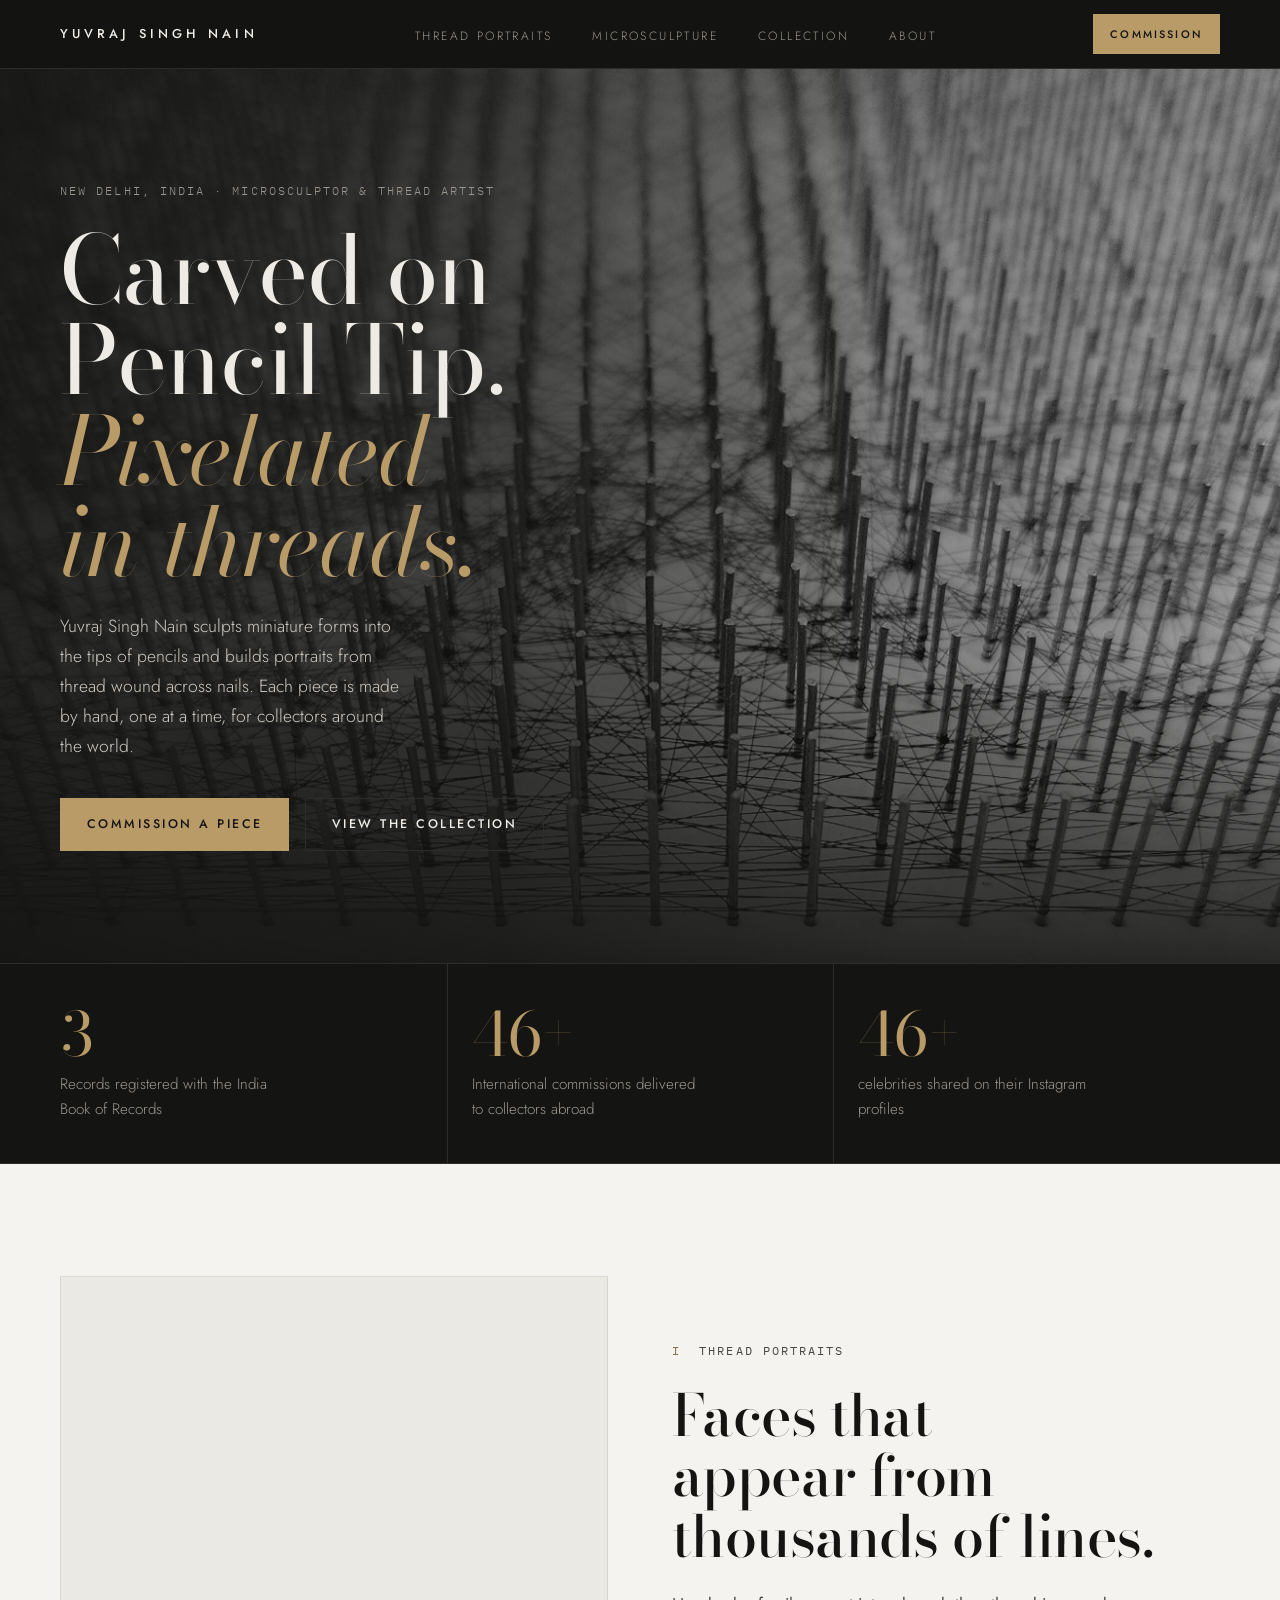
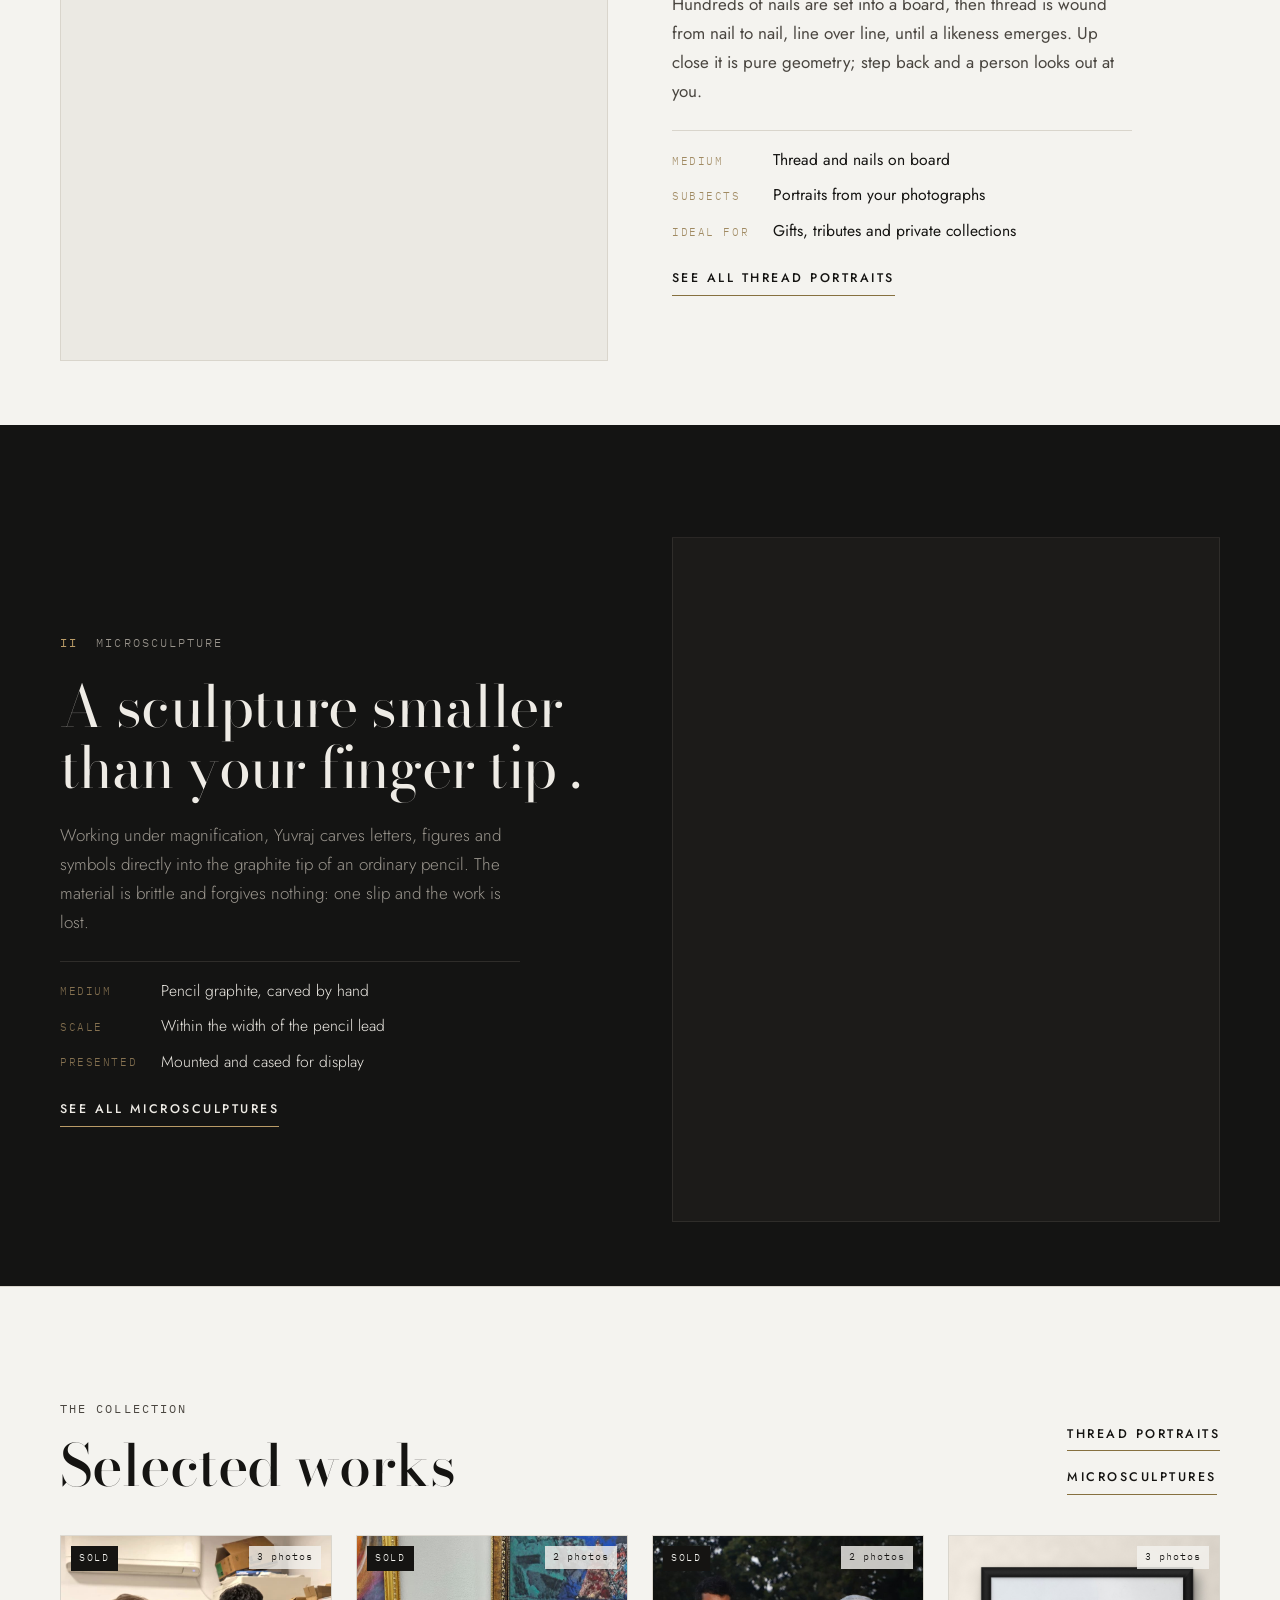
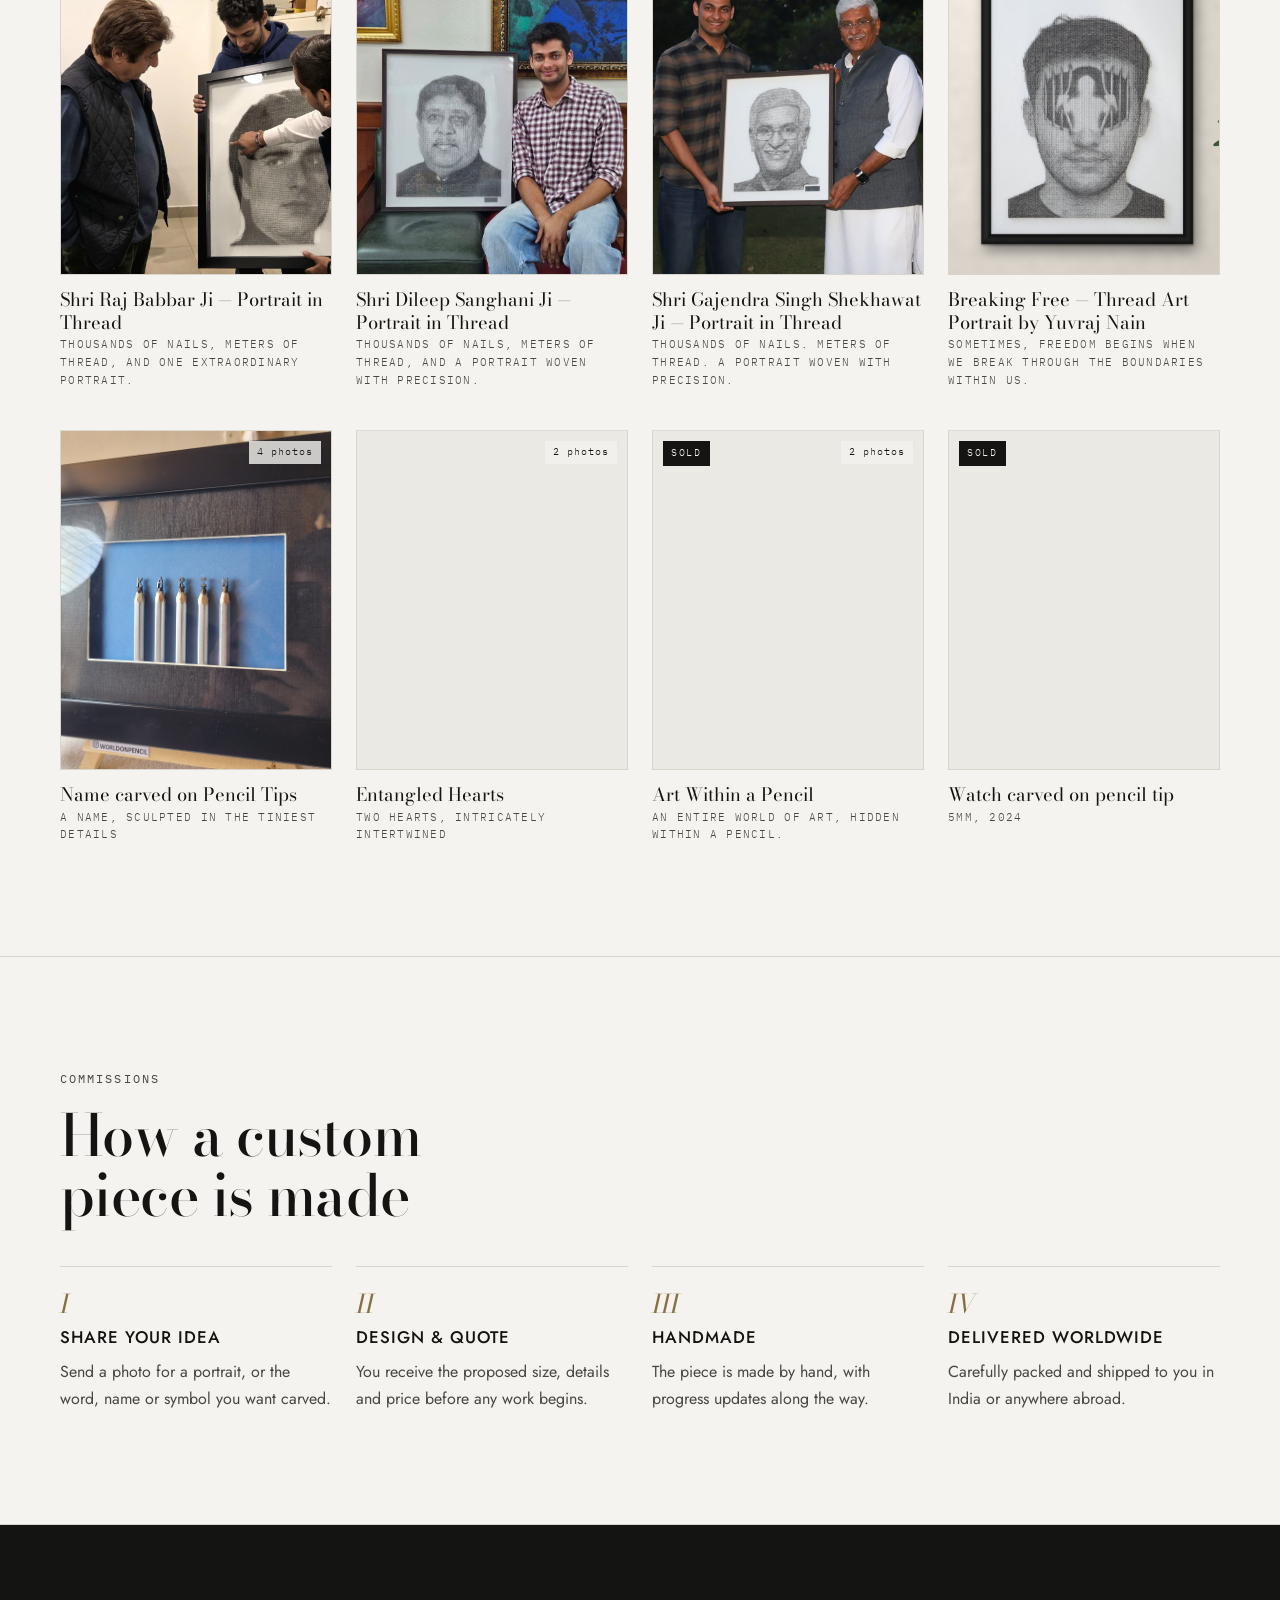
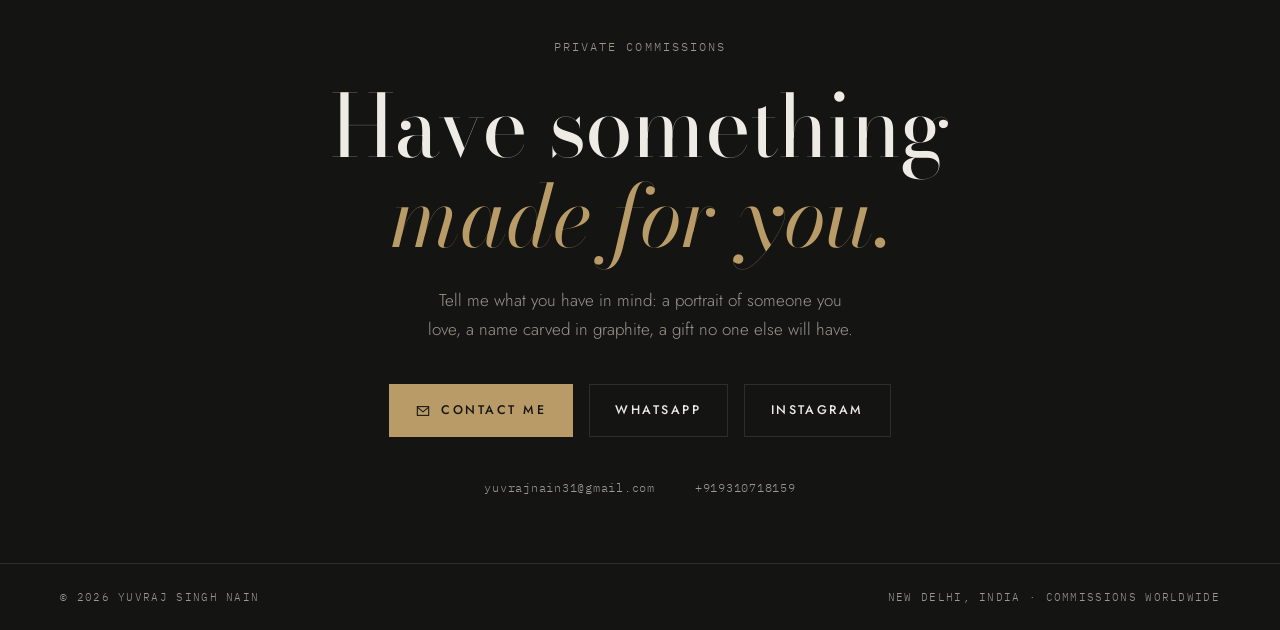
<file: index.html>
<!doctype html>
<html lang="en">
<head>
<meta charset="utf-8">
<meta name="viewport" content="width=device-width, initial-scale=1, viewport-fit=cover">
<title>Yuvraj Singh Nain</title>
<meta name="claude:viewport-fit-sides" content="cover">
<meta name="description" content="Yuvraj Singh Nain, Delhi-based artist creating thread-and-nail portraits and microsculptures on pencil tips. Custom commissions worldwide.">
<meta property="og:title" content="Yuvraj Singh Nain">
<meta property="og:description" content="Yuvraj Singh Nain, Delhi-based artist creating thread-and-nail portraits and microsculptures on pencil tips. Custom commissions worldwide.">
<link rel="preconnect" href="https://fonts.googleapis.com">
<link rel="preconnect" href="https://fonts.gstatic.com" crossorigin>
<link rel="stylesheet" href="https://fonts.googleapis.com/css2?family=Bodoni+Moda:ital,opsz,wght@0,6..96,400;0,6..96,500;1,6..96,400&family=Jost:wght@300;400;500&family=IBM+Plex+Mono:wght@400&display=swap">
<link rel="stylesheet" href="assets/style.css">
</head>
<body data-page="home">

<header class="nav">
  <div class="wrap">
    <a class="mark" href="./">YUVRAJ SINGH NAIN</a>
    <ul>
      <li><a href="thread.html">Thread portraits</a></li>
      <li><a href="microsculpture.html">Microsculpture</a></li>
      <li><a href="./#collection">Collection</a></li>
      <li><a href="about.html">About</a></li>
    </ul>
    <a class="btn" href="#contact">Commission</a>
  </div>
  <nav class="subnav" aria-label="Sections"><div class="wrap">
      <a href="thread.html">Thread art</a>
      <a href="microsculpture.html">Microsculpture</a>
      <a href="about.html">About</a>
      <a href="#contact">Contact</a>
  </div></nav>
</header>

<main id="top">
  <section class="hero" id="hero">
    <div class="hero-bg" id="hero-bg" aria-hidden="true"></div>
    <div class="wrap">
      <div class="hero-copy">
        <p class="eyebrow reveal" data-k="tagline"></p>
        <h1 class="reveal d2"><span data-k="heading_line1"></span><br><em data-k="heading_line2"></em></h1>
        <p class="lede reveal d3" data-k="intro"></p>
        <div class="ctas reveal d4">
          <a class="btn" href="#contact">Commission a piece</a>
          <a class="btn ghost" href="#collection">View the collection</a>
        </div>
      </div>
      <figure class="loom reveal d2" id="loom-wrap">
        <canvas id="loom" aria-label="Animated thread artwork: a single thread woven between nails around a circle"></canvas>
        <figcaption class="eyebrow">240 nails <b>·</b> one continuous thread</figcaption>
      </figure>
    </div>
  </section>

  <section class="honours" aria-label="Recognition">
    <div class="wrap" id="honours"></div>
  </section>
  <section class="records" id="records" hidden aria-label="India Book of Records">
    <div class="wrap">
      <span class="eyebrow">India Book of Records</span>
      <ul id="records-list"></ul>
    </div>
  </section>

  <section class="chapter ivory" id="thread">
    <div class="wrap">
      <a class="plate" id="thread-plate" href="thread.html" aria-label="See all thread portraits">
        <canvas data-kind="thread" data-v="3" aria-hidden="true"></canvas>
        <div class="scale"><span>Nails · thread · board</span><span>Made to order</span></div>
      </a>
      <div class="chapter-copy">
        <p class="eyebrow"><b>I</b> &nbsp;Thread portraits</p>
        <h2 data-k="thread_heading"></h2>
        <p data-k="thread_text"></p>
        <dl class="spec">
          <dt>Medium</dt><dd>Thread and nails on board</dd>
          <dt>Subjects</dt><dd>Portraits from your photographs</dd>
          <dt>Ideal for</dt><dd>Gifts, tributes and private collections</dd>
        </dl>
        <a class="textlink" href="thread.html">See all thread portraits</a>
      </div>
    </div>
  </section>

  <section class="chapter flip" id="microsculpture">
    <div class="wrap">
      <a class="plate" id="micro-plate" href="microsculpture.html" aria-label="See all microsculptures">
        <canvas data-kind="pencil" data-v="0" aria-hidden="true"></canvas>
        <div class="scale"><span>Graphite core</span><span>≈ 2 mm</span></div>
      </a>
      <div class="chapter-copy">
        <p class="eyebrow"><b>II</b> &nbsp;Microsculpture</p>
        <h2 data-k="micro_heading"></h2>
        <p data-k="micro_text"></p>
        <dl class="spec">
          <dt>Medium</dt><dd>Pencil graphite, carved by hand</dd>
          <dt>Scale</dt><dd>Within the width of the pencil lead</dd>
          <dt>Presented</dt><dd>Mounted and cased for display</dd>
        </dl>
        <a class="textlink" href="microsculpture.html">See all microsculptures</a>
      </div>
    </div>
  </section>

  <section class="collection ivory" id="collection">
    <div class="wrap">
      <div class="col-head">
        <div>
          <p class="eyebrow">The collection</p>
          <h2>Selected works</h2>
        </div>
        <div class="col-links">
          <a class="textlink" href="thread.html">Thread portraits</a>
          <a class="textlink" href="microsculpture.html">Microsculptures</a>
        </div>
      </div>
      <p class="note" id="empty-note" hidden>No artworks added yet. These are examples until you add your first artwork from the admin panel.</p>
      <div class="grid" id="grid"></div>
    </div>
  </section>

  <section class="process ivory" id="commission">
    <div class="wrap">
      <p class="eyebrow" style="margin-bottom:var(--s2)">Commissions</p>
      <h2>How a custom piece is made</h2>
      <ol class="steps">
        <li><h3>Share your idea</h3><p>Send a photo for a portrait, or the word, name or symbol you want carved.</p></li>
        <li><h3>Design &amp; quote</h3><p>You receive the proposed size, details and price before any work begins.</p></li>
        <li><h3>Handmade</h3><p>The piece is made by hand, with progress updates along the way.</p></li>
        <li><h3>Delivered worldwide</h3><p>Carefully packed and shipped to you in India or anywhere abroad.</p></li>
      </ol>
    </div>
  </section>

  <section class="contact" id="contact">
    <div class="wrap">
      <p class="eyebrow">Private commissions</p>
      <h2><span data-k="contact_heading_1"></span> <em data-k="contact_heading_2"></em></h2>
      <p class="lede" data-k="contact_text"></p>
      <div class="ctas">
        <a class="btn" id="c-email" href="#" hidden>
          <svg viewBox="0 0 16 16" fill="none" stroke="currentColor" stroke-width="1.2" aria-hidden="true"><rect x="1.5" y="3" width="13" height="10"/><path d="M1.5 3.5 8 9l6.5-5.5"/></svg>
          Contact me
        </a>
        <a class="btn ghost" id="c-wa" href="#" target="_blank" rel="noopener" hidden>WhatsApp</a>
        <a class="btn ghost" id="c-ig" href="#" target="_blank" rel="noopener" hidden>Instagram</a>
      </div>
      <div class="contact-lines">
        <span id="l-email" hidden></span>
        <span id="l-wa" hidden></span>
      </div>
      <p class="note" id="contact-note" hidden>Add your email, WhatsApp number and Instagram in the admin panel under Site settings.</p>
    </div>
  </section>
</main>

<footer>
  <div class="wrap">
    <span>© <span id="year">2026</span> Yuvraj Singh Nain</span>
    <span>New Delhi, India · Commissions worldwide</span>
  </div>
</footer>
<script src="assets/site.js"></script>
</body>
</html>
</file>
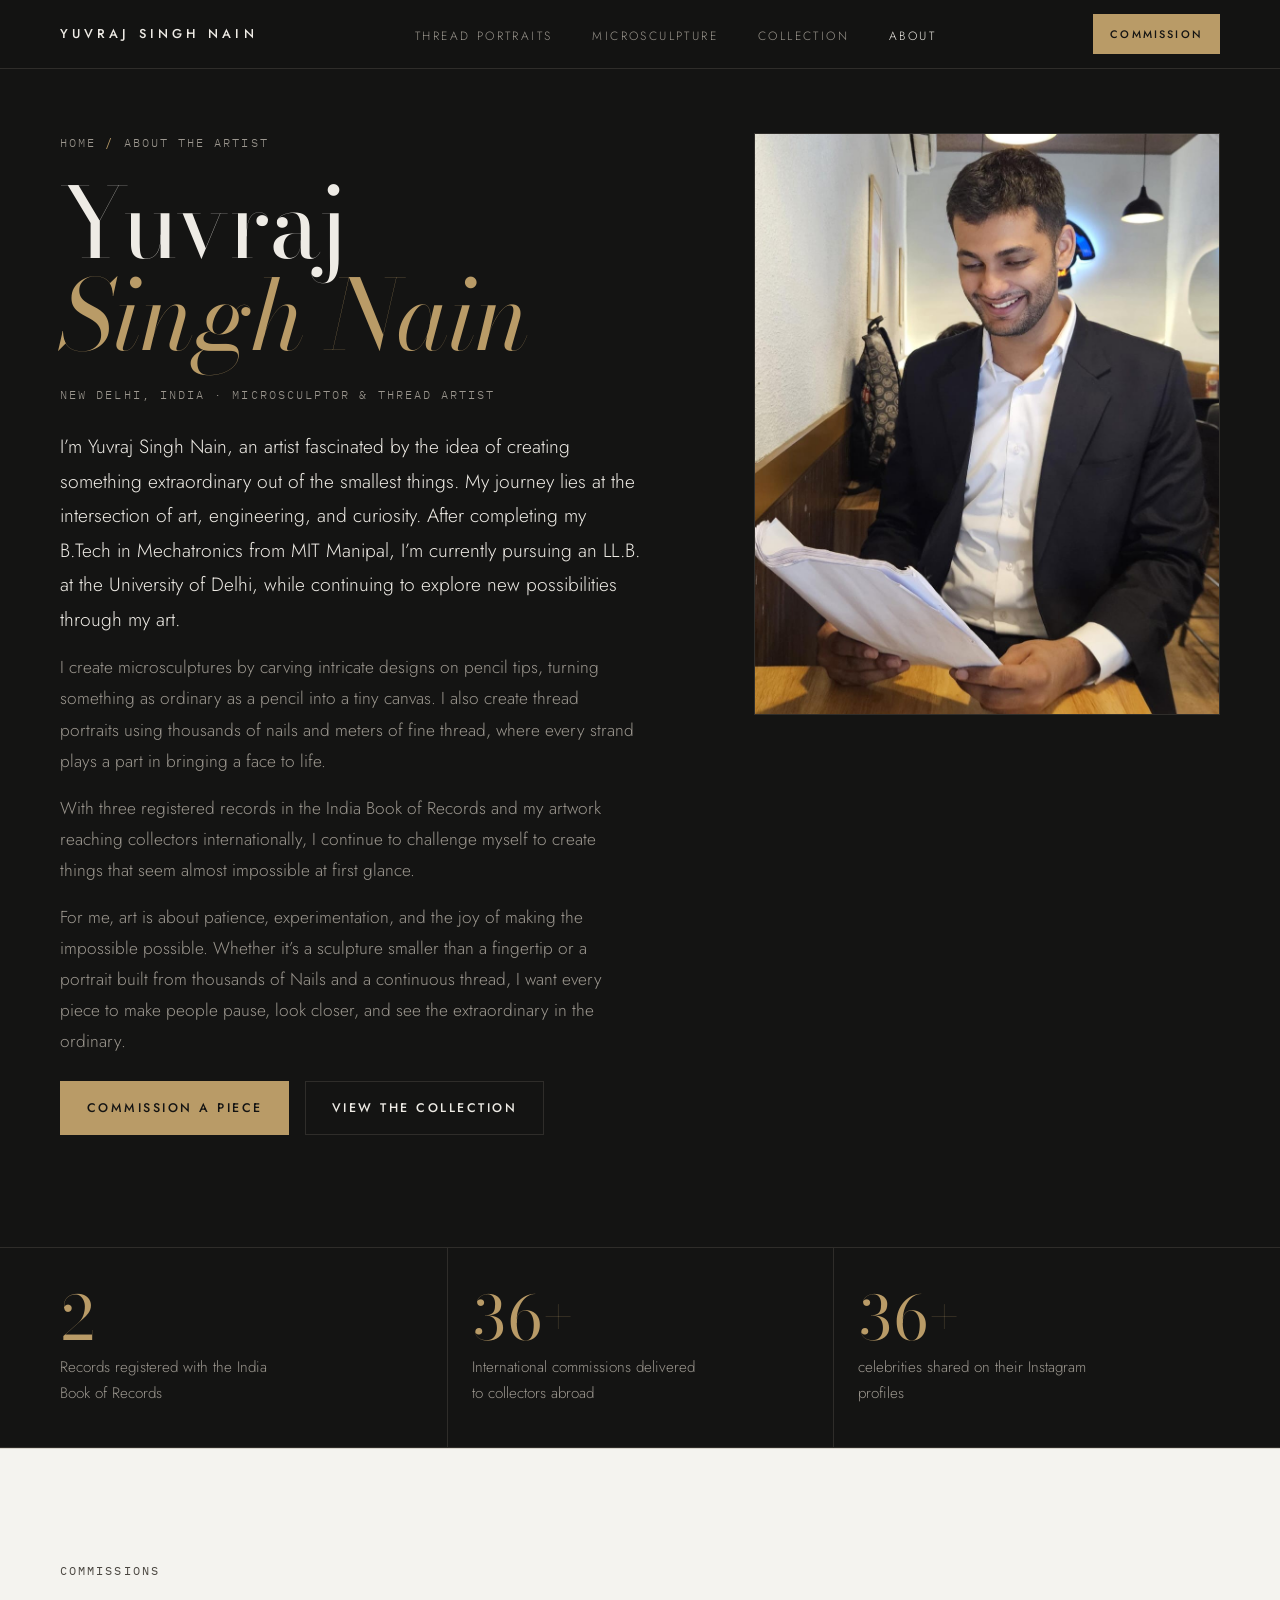
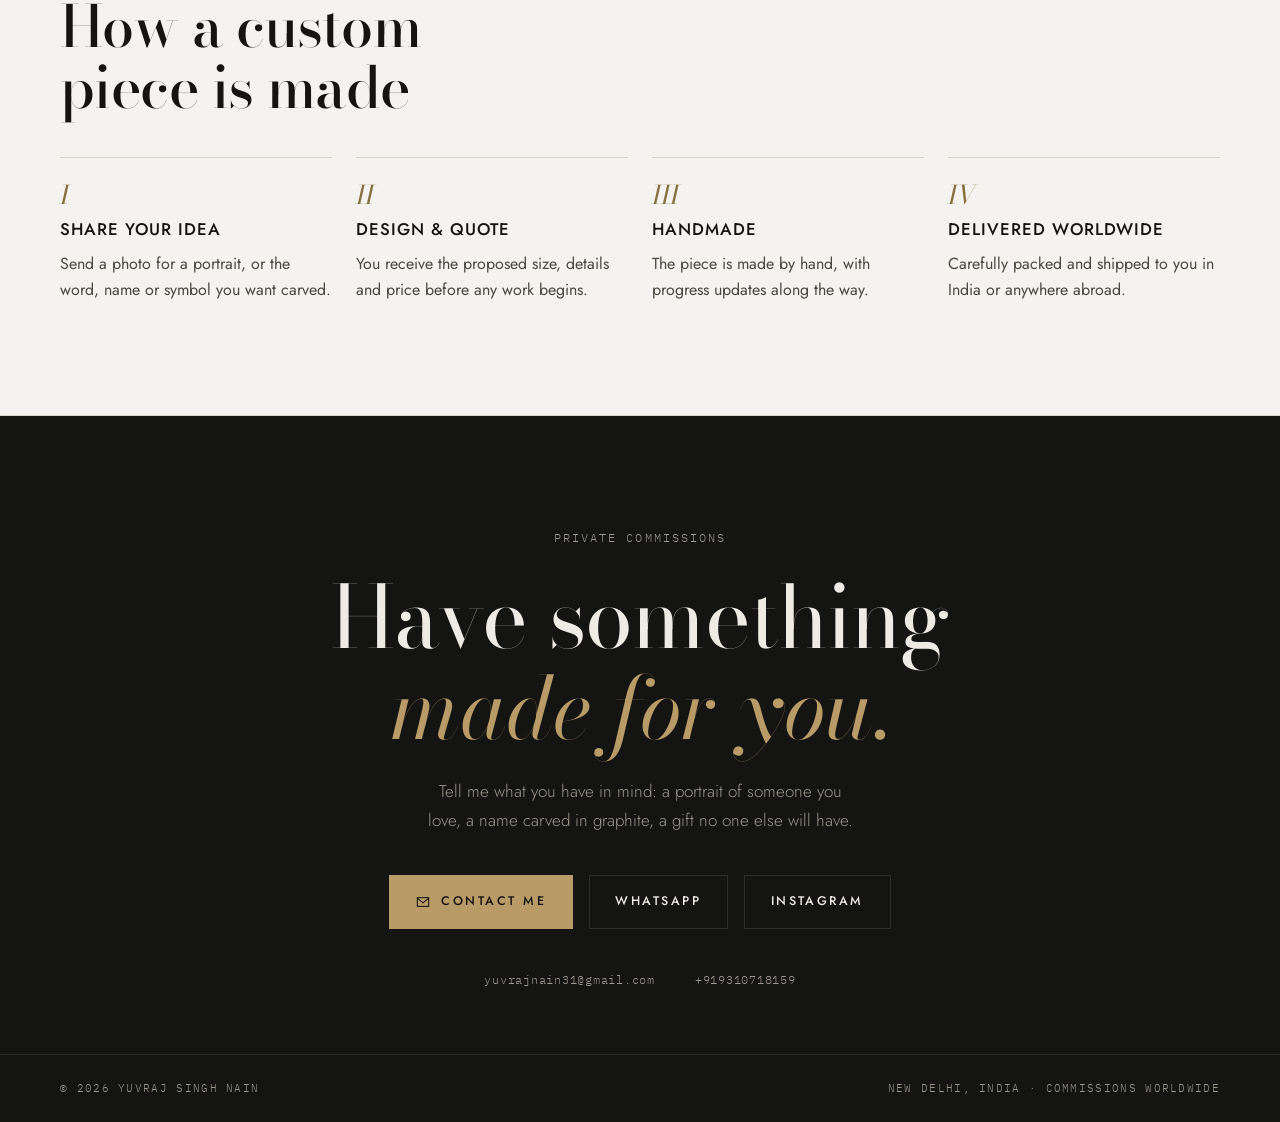
<file: about.html>
<!doctype html>
<html lang="en">
<head>
<meta charset="utf-8">
<meta name="viewport" content="width=device-width, initial-scale=1, viewport-fit=cover">
<title>About · Yuvraj Singh Nain</title>
<meta name="claude:viewport-fit-sides" content="cover">
<meta name="description" content="About Yuvraj Singh Nain, Delhi-based thread artist and microsculptor with three India Book of Records entries.">
<meta property="og:title" content="About · Yuvraj Singh Nain">
<meta property="og:description" content="About Yuvraj Singh Nain, Delhi-based thread artist and microsculptor with three India Book of Records entries.">
<link rel="preconnect" href="https://fonts.googleapis.com">
<link rel="preconnect" href="https://fonts.gstatic.com" crossorigin>
<link rel="stylesheet" href="https://fonts.googleapis.com/css2?family=Bodoni+Moda:ital,opsz,wght@0,6..96,400;0,6..96,500;1,6..96,400&family=Jost:wght@300;400;500&family=IBM+Plex+Mono:wght@400&display=swap">
<link rel="stylesheet" href="assets/style.css">
</head>
<body data-page="about">

<header class="nav">
  <div class="wrap">
    <a class="mark" href="./">YUVRAJ SINGH NAIN</a>
    <ul>
      <li><a href="thread.html">Thread portraits</a></li>
      <li><a href="microsculpture.html">Microsculpture</a></li>
      <li><a href="./#collection">Collection</a></li>
      <li><a href="about.html" aria-current="page">About</a></li>
    </ul>
    <a class="btn" href="#contact">Commission</a>
  </div>
  <nav class="subnav" aria-label="Sections"><div class="wrap">
      <a href="thread.html">Thread art</a>
      <a href="microsculpture.html">Microsculpture</a>
      <a href="about.html" aria-current="page">About</a>
      <a href="#contact">Contact</a>
  </div></nav>
</header>

<main id="top">
  <section class="about-head">
    <div class="wrap">
      <div class="about-copy">
        <p class="eyebrow crumbs"><a href="./">Home</a> <b>/</b> About the artist</p>
        <h1><span>Yuvraj</span> <em>Singh Nain</em></h1>
        <p class="about-role eyebrow" data-k="tagline"></p>
        <div class="bio" id="bio"></div>
        <div class="ctas"><a class="btn" href="#contact">Commission a piece</a><a class="btn ghost" href="./#collection">View the collection</a></div>
      </div>
      <figure class="plate about-photo" id="about-photo">
        <canvas data-kind="thread" data-v="5" aria-hidden="true"></canvas>
        <div class="scale"><span>Portrait of the artist</span><span>Add in Site settings</span></div>
      </figure>
    </div>
  </section>

  <section class="honours" aria-label="Recognition">
    <div class="wrap" id="honours"></div>
  </section>
  <section class="records" id="records" hidden aria-label="India Book of Records">
    <div class="wrap">
      <span class="eyebrow">India Book of Records</span>
      <ul id="records-list"></ul>
    </div>
  </section>

  <section class="journey ivory" id="journey" hidden>
    <div class="wrap">
      <p class="eyebrow">Journey</p>
      <h2>Milestones</h2>
      <ol class="timeline" id="timeline"></ol>
    </div>
  </section>

  <section class="featured ivory" id="featured" hidden>
    <div class="wrap">
      <p class="eyebrow">Featured &amp; shared by</p>
      <ul class="featured-list" id="featured-list"></ul>
    </div>
  </section>

  <section class="process ivory" id="commission">
    <div class="wrap">
      <p class="eyebrow" style="margin-bottom:var(--s2)">Commissions</p>
      <h2>How a custom piece is made</h2>
      <ol class="steps">
        <li><h3>Share your idea</h3><p>Send a photo for a portrait, or the word, name or symbol you want carved.</p></li>
        <li><h3>Design &amp; quote</h3><p>You receive the proposed size, details and price before any work begins.</p></li>
        <li><h3>Handmade</h3><p>The piece is made by hand, with progress updates along the way.</p></li>
        <li><h3>Delivered worldwide</h3><p>Carefully packed and shipped to you in India or anywhere abroad.</p></li>
      </ol>
    </div>
  </section>

  <section class="contact" id="contact">
    <div class="wrap">
      <p class="eyebrow">Private commissions</p>
      <h2><span data-k="contact_heading_1"></span> <em data-k="contact_heading_2"></em></h2>
      <p class="lede" data-k="contact_text"></p>
      <div class="ctas">
        <a class="btn" id="c-email" href="#" hidden>
          <svg viewBox="0 0 16 16" fill="none" stroke="currentColor" stroke-width="1.2" aria-hidden="true"><rect x="1.5" y="3" width="13" height="10"/><path d="M1.5 3.5 8 9l6.5-5.5"/></svg>
          Contact me
        </a>
        <a class="btn ghost" id="c-wa" href="#" target="_blank" rel="noopener" hidden>WhatsApp</a>
        <a class="btn ghost" id="c-ig" href="#" target="_blank" rel="noopener" hidden>Instagram</a>
      </div>
      <div class="contact-lines">
        <span id="l-email" hidden></span>
        <span id="l-wa" hidden></span>
      </div>
      <p class="note" id="contact-note" hidden>Add your email, WhatsApp number and Instagram in the admin panel under Site settings.</p>
    </div>
  </section>
</main>

<footer>
  <div class="wrap">
    <span>© <span id="year">2026</span> Yuvraj Singh Nain</span>
    <span>New Delhi, India · Commissions worldwide</span>
  </div>
</footer>
<script src="assets/site.js"></script>
</body>
</html>
</file>
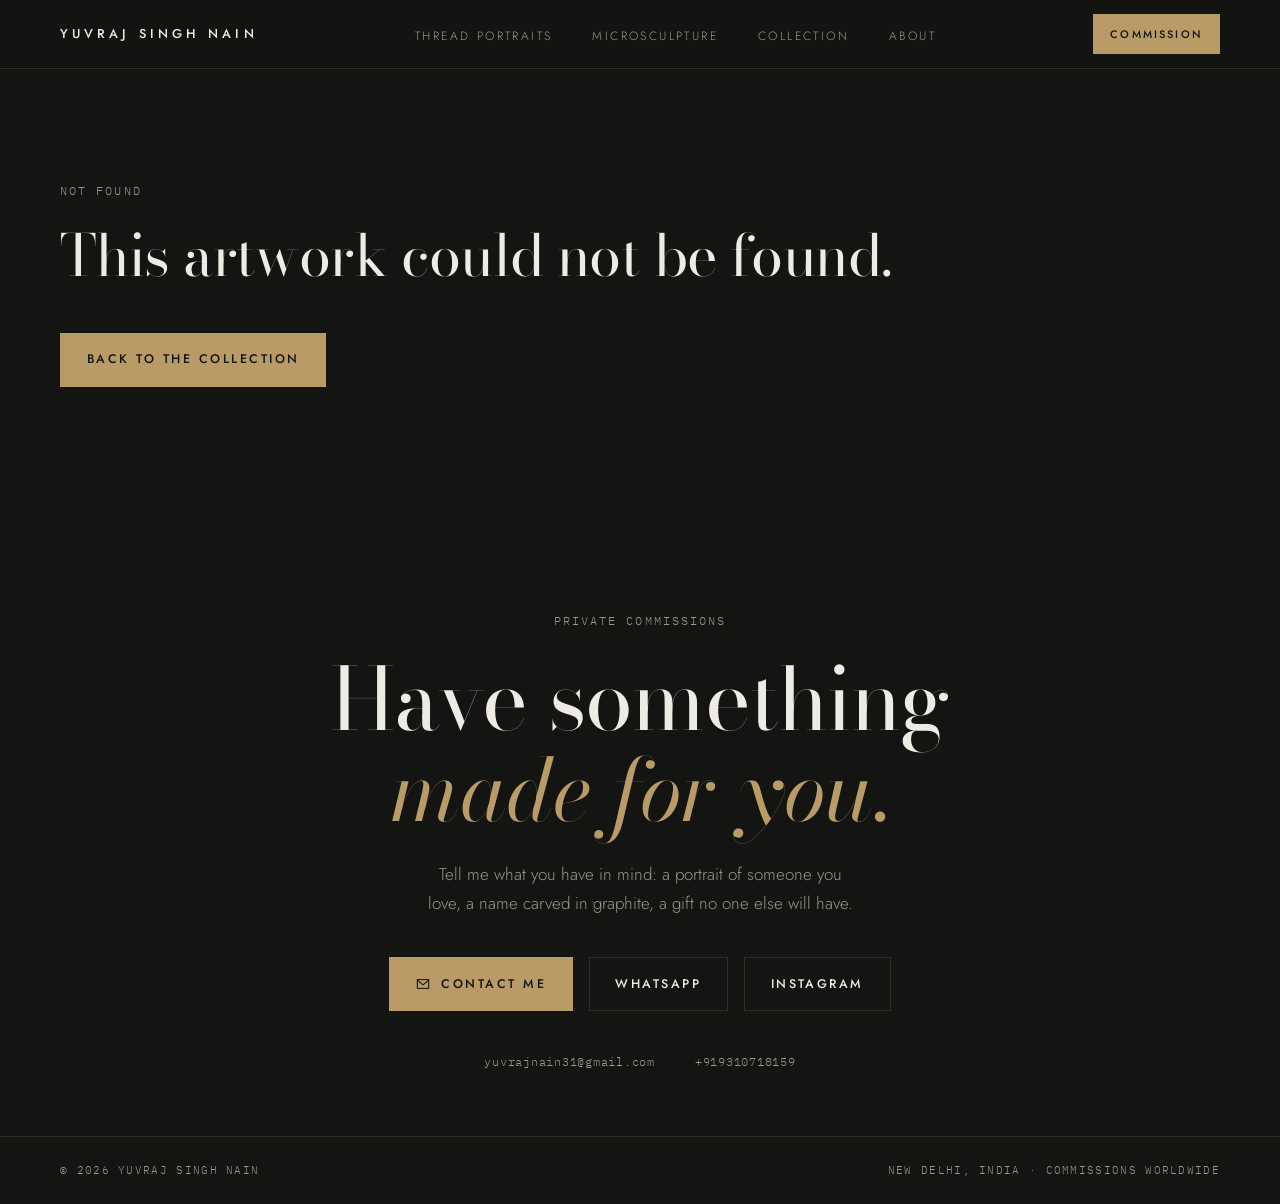
<file: artwork.html>
<!doctype html>
<html lang="en">
<head>
<meta charset="utf-8">
<meta name="viewport" content="width=device-width, initial-scale=1, viewport-fit=cover">
<title>Artwork · Yuvraj Singh Nain</title>
<meta name="claude:viewport-fit-sides" content="cover">
<meta name="description" content="An artwork by Yuvraj Singh Nain, Delhi-based thread artist and microsculptor.">
<meta property="og:title" content="Artwork · Yuvraj Singh Nain">
<meta property="og:description" content="An artwork by Yuvraj Singh Nain, Delhi-based thread artist and microsculptor.">
<link rel="preconnect" href="https://fonts.googleapis.com">
<link rel="preconnect" href="https://fonts.gstatic.com" crossorigin>
<link rel="stylesheet" href="https://fonts.googleapis.com/css2?family=Bodoni+Moda:ital,opsz,wght@0,6..96,400;0,6..96,500;1,6..96,400&family=Jost:wght@300;400;500&family=IBM+Plex+Mono:wght@400&display=swap">
<link rel="stylesheet" href="assets/style.css">
</head>
<body data-page="artwork">

<header class="nav">
  <div class="wrap">
    <a class="mark" href="./">YUVRAJ SINGH NAIN</a>
    <ul>
      <li><a href="thread.html">Thread portraits</a></li>
      <li><a href="microsculpture.html">Microsculpture</a></li>
      <li><a href="./#collection">Collection</a></li>
      <li><a href="about.html">About</a></li>
    </ul>
    <a class="btn" href="#contact">Commission</a>
  </div>
  <nav class="subnav" aria-label="Sections"><div class="wrap">
      <a href="thread.html">Thread art</a>
      <a href="microsculpture.html">Microsculpture</a>
      <a href="about.html">About</a>
      <a href="#contact">Contact</a>
  </div></nav>
</header>

<main id="top">
  <div id="art-root"><section class="art"><div class="wrap"><p class="eyebrow">Loading artwork…</p></div></section></div>

  <section class="contact" id="contact">
    <div class="wrap">
      <p class="eyebrow">Private commissions</p>
      <h2><span data-k="contact_heading_1"></span> <em data-k="contact_heading_2"></em></h2>
      <p class="lede" data-k="contact_text"></p>
      <div class="ctas">
        <a class="btn" id="c-email" href="#" hidden>
          <svg viewBox="0 0 16 16" fill="none" stroke="currentColor" stroke-width="1.2" aria-hidden="true"><rect x="1.5" y="3" width="13" height="10"/><path d="M1.5 3.5 8 9l6.5-5.5"/></svg>
          Contact me
        </a>
        <a class="btn ghost" id="c-wa" href="#" target="_blank" rel="noopener" hidden>WhatsApp</a>
        <a class="btn ghost" id="c-ig" href="#" target="_blank" rel="noopener" hidden>Instagram</a>
      </div>
      <div class="contact-lines">
        <span id="l-email" hidden></span>
        <span id="l-wa" hidden></span>
      </div>
      <p class="note" id="contact-note" hidden>Add your email, WhatsApp number and Instagram in the admin panel under Site settings.</p>
    </div>
  </section>
</main>

<footer>
  <div class="wrap">
    <span>© <span id="year">2026</span> Yuvraj Singh Nain</span>
    <span>New Delhi, India · Commissions worldwide</span>
  </div>
</footer>
<script src="assets/site.js"></script>
</body>
</html>
</file>
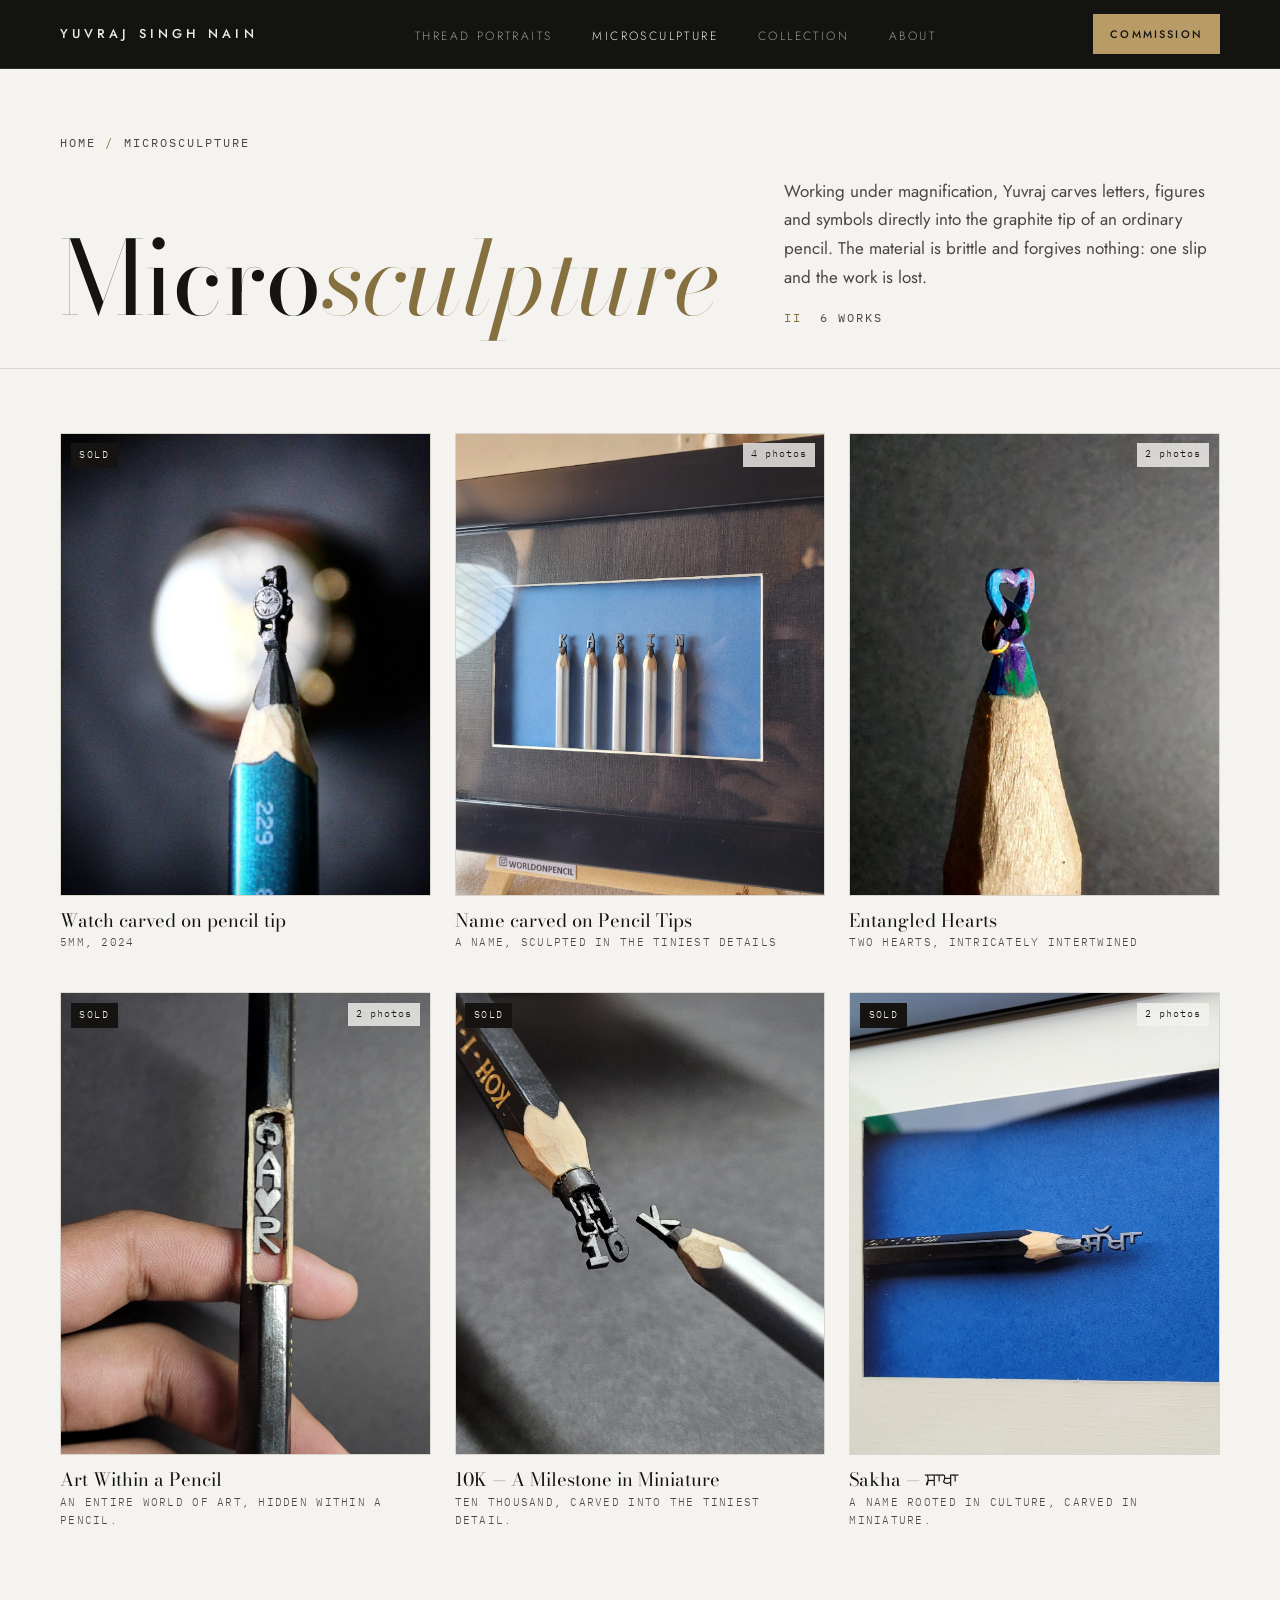
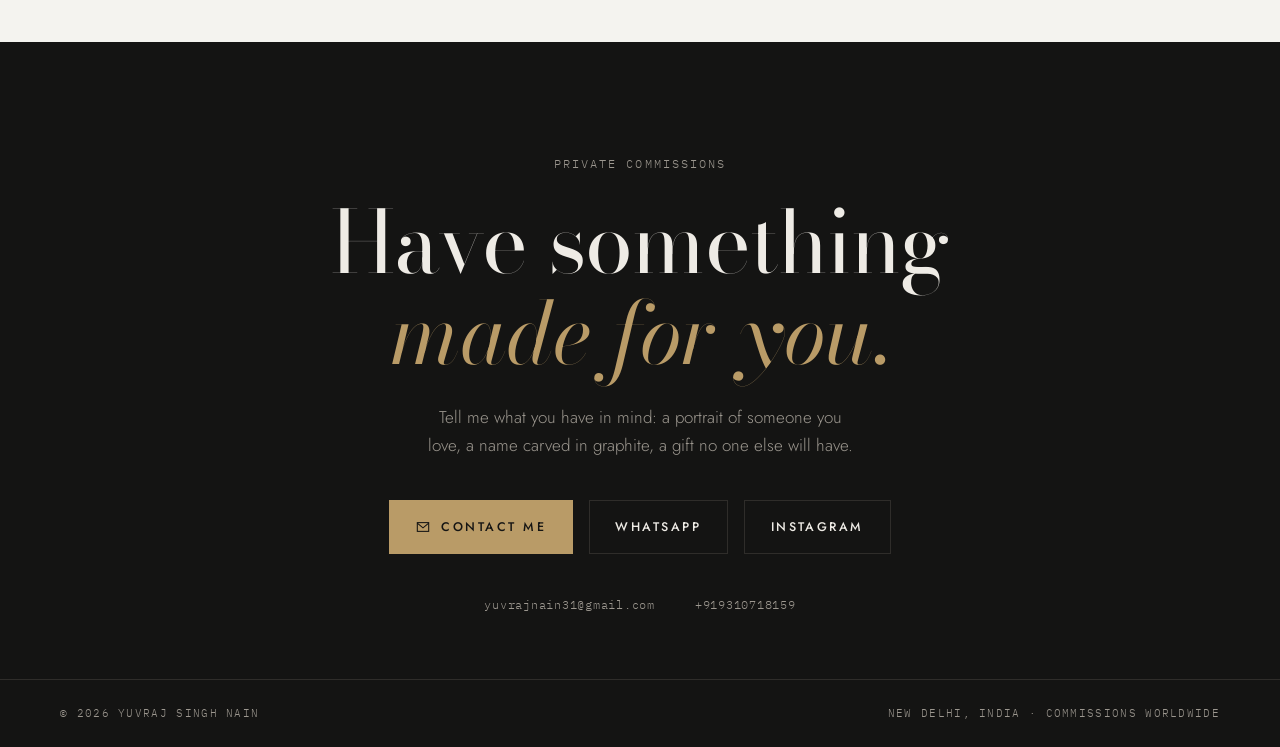
<file: microsculpture.html>
<!doctype html>
<html lang="en">
<head>
<meta charset="utf-8">
<meta name="viewport" content="width=device-width, initial-scale=1, viewport-fit=cover">
<title>Microsculpture · Yuvraj Singh Nain</title>
<meta name="claude:viewport-fit-sides" content="cover">
<meta name="description" content="Microsculpture by Yuvraj Singh Nain, Delhi-based artist. Custom commissions worldwide.">
<meta property="og:title" content="Microsculpture · Yuvraj Singh Nain">
<meta property="og:description" content="Microsculpture by Yuvraj Singh Nain, Delhi-based artist. Custom commissions worldwide.">
<link rel="preconnect" href="https://fonts.googleapis.com">
<link rel="preconnect" href="https://fonts.gstatic.com" crossorigin>
<link rel="stylesheet" href="https://fonts.googleapis.com/css2?family=Bodoni+Moda:ital,opsz,wght@0,6..96,400;0,6..96,500;1,6..96,400&family=Jost:wght@300;400;500&family=IBM+Plex+Mono:wght@400&display=swap">
<link rel="stylesheet" href="assets/style.css">
</head>
<body data-page="category" data-cat="pencil">

<header class="nav">
  <div class="wrap">
    <a class="mark" href="./">YUVRAJ SINGH NAIN</a>
    <ul>
      <li><a href="thread.html">Thread portraits</a></li>
      <li><a href="microsculpture.html" aria-current="page">Microsculpture</a></li>
      <li><a href="./#collection">Collection</a></li>
      <li><a href="about.html">About</a></li>
    </ul>
    <a class="btn" href="#contact">Commission</a>
  </div>
  <nav class="subnav" aria-label="Sections"><div class="wrap">
      <a href="thread.html">Thread art</a>
      <a href="microsculpture.html" aria-current="page">Microsculpture</a>
      <a href="about.html">About</a>
      <a href="#contact">Contact</a>
  </div></nav>
</header>

<main id="top">
  <section class="page-head ivory">
    <div class="wrap">
      <p class="eyebrow crumbs"><a href="./">Home</a> <b>/</b> Microsculpture</p>
      <h1>Micro<em>sculpture</em></h1>
      <div style="display:grid;gap:var(--s2)">
        <p class="lede" data-k="micro_text"></p>
        <p class="eyebrow"><b>II</b> &nbsp;<span id="count"></span></p>
      </div>
    </div>
  </section>
  <section class="cat-body ivory" id="collection">
    <div class="wrap">
      <p class="note" id="empty-note" hidden>No artworks added yet. These are examples until you add your first artwork from the admin panel.</p>
      <p class="lede" id="none" hidden>New works are coming soon. In the meantime, you can commission your own.</p>
      <div class="grid wide" id="grid"></div>
    </div>
  </section>

  <section class="contact" id="contact">
    <div class="wrap">
      <p class="eyebrow">Private commissions</p>
      <h2><span data-k="contact_heading_1"></span> <em data-k="contact_heading_2"></em></h2>
      <p class="lede" data-k="contact_text"></p>
      <div class="ctas">
        <a class="btn" id="c-email" href="#" hidden>
          <svg viewBox="0 0 16 16" fill="none" stroke="currentColor" stroke-width="1.2" aria-hidden="true"><rect x="1.5" y="3" width="13" height="10"/><path d="M1.5 3.5 8 9l6.5-5.5"/></svg>
          Contact me
        </a>
        <a class="btn ghost" id="c-wa" href="#" target="_blank" rel="noopener" hidden>WhatsApp</a>
        <a class="btn ghost" id="c-ig" href="#" target="_blank" rel="noopener" hidden>Instagram</a>
      </div>
      <div class="contact-lines">
        <span id="l-email" hidden></span>
        <span id="l-wa" hidden></span>
      </div>
      <p class="note" id="contact-note" hidden>Add your email, WhatsApp number and Instagram in the admin panel under Site settings.</p>
    </div>
  </section>
</main>

<footer>
  <div class="wrap">
    <span>© <span id="year">2026</span> Yuvraj Singh Nain</span>
    <span>New Delhi, India · Commissions worldwide</span>
  </div>
</footer>
<script src="assets/site.js"></script>
</body>
</html>
</file>
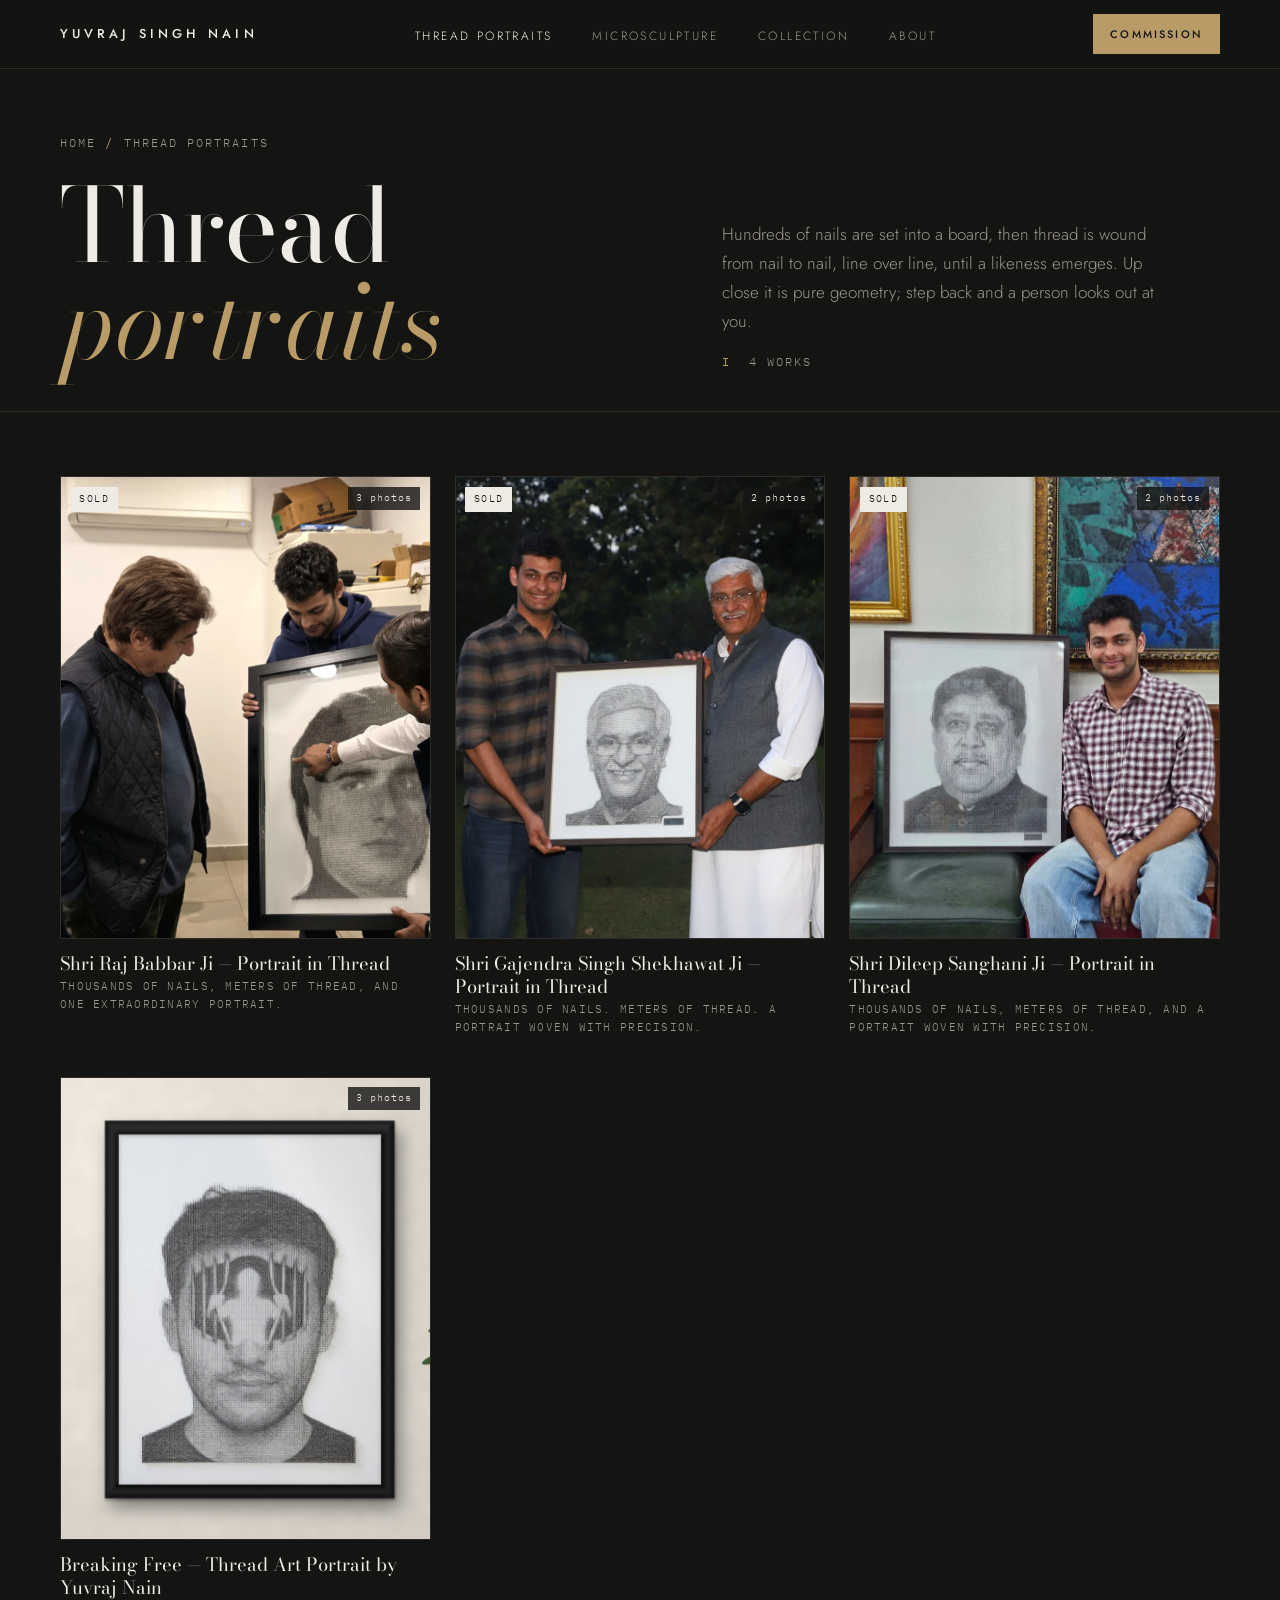
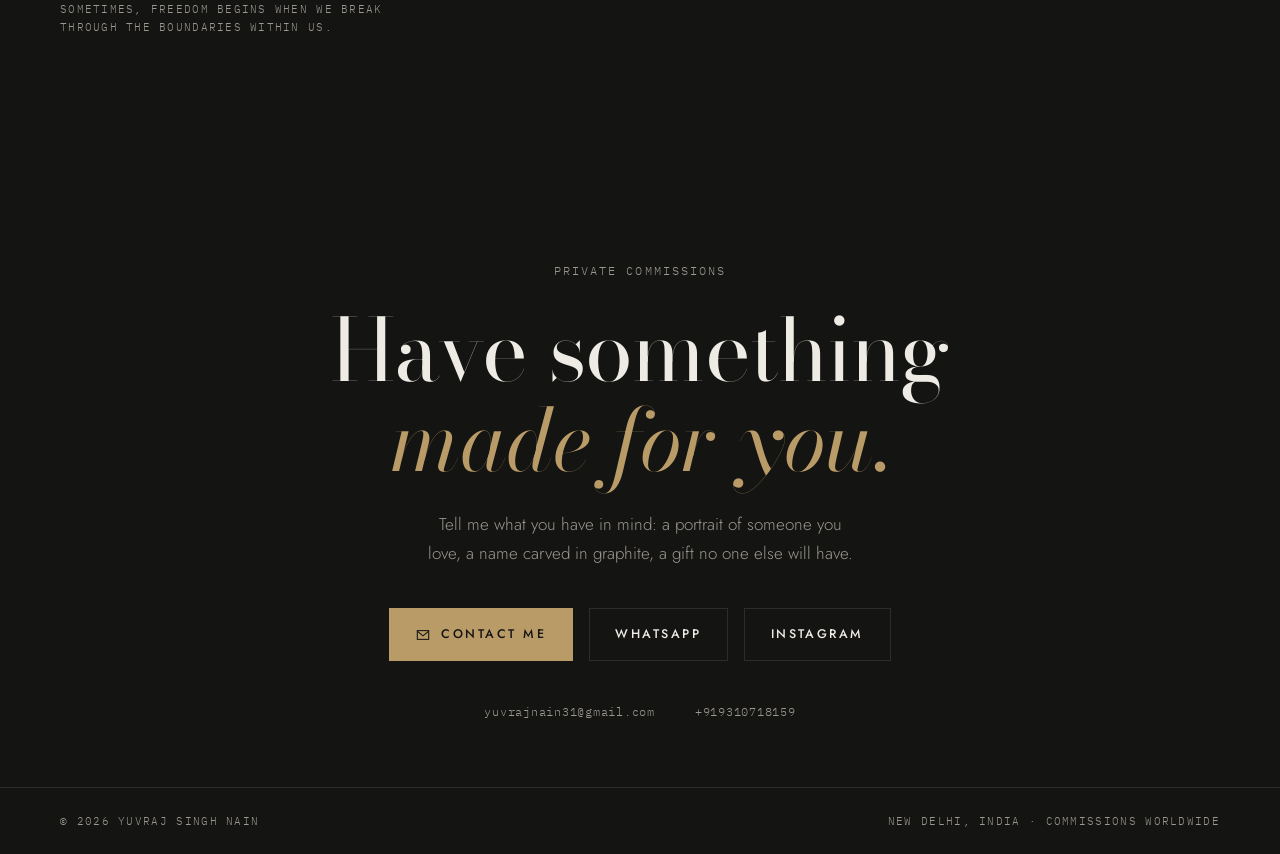
<file: thread.html>
<!doctype html>
<html lang="en">
<head>
<meta charset="utf-8">
<meta name="viewport" content="width=device-width, initial-scale=1, viewport-fit=cover">
<title>Thread portraits · Yuvraj Singh Nain</title>
<meta name="claude:viewport-fit-sides" content="cover">
<meta name="description" content="Thread portraits by Yuvraj Singh Nain, Delhi-based artist. Custom commissions worldwide.">
<meta property="og:title" content="Thread portraits · Yuvraj Singh Nain">
<meta property="og:description" content="Thread portraits by Yuvraj Singh Nain, Delhi-based artist. Custom commissions worldwide.">
<link rel="preconnect" href="https://fonts.googleapis.com">
<link rel="preconnect" href="https://fonts.gstatic.com" crossorigin>
<link rel="stylesheet" href="https://fonts.googleapis.com/css2?family=Bodoni+Moda:ital,opsz,wght@0,6..96,400;0,6..96,500;1,6..96,400&family=Jost:wght@300;400;500&family=IBM+Plex+Mono:wght@400&display=swap">
<link rel="stylesheet" href="assets/style.css">
</head>
<body data-page="category" data-cat="thread">

<header class="nav">
  <div class="wrap">
    <a class="mark" href="./">YUVRAJ SINGH NAIN</a>
    <ul>
      <li><a href="thread.html" aria-current="page">Thread portraits</a></li>
      <li><a href="microsculpture.html">Microsculpture</a></li>
      <li><a href="./#collection">Collection</a></li>
      <li><a href="about.html">About</a></li>
    </ul>
    <a class="btn" href="#contact">Commission</a>
  </div>
  <nav class="subnav" aria-label="Sections"><div class="wrap">
      <a href="thread.html" aria-current="page">Thread art</a>
      <a href="microsculpture.html">Microsculpture</a>
      <a href="about.html">About</a>
      <a href="#contact">Contact</a>
  </div></nav>
</header>

<main id="top">
  <section class="page-head">
    <div class="wrap">
      <p class="eyebrow crumbs"><a href="./">Home</a> <b>/</b> Thread portraits</p>
      <h1>Thread <em>portraits</em></h1>
      <div style="display:grid;gap:var(--s2)">
        <p class="lede" data-k="thread_text"></p>
        <p class="eyebrow"><b>I</b> &nbsp;<span id="count"></span></p>
      </div>
    </div>
  </section>
  <section class="cat-body" id="collection">
    <div class="wrap">
      <p class="note" id="empty-note" hidden>No artworks added yet. These are examples until you add your first artwork from the admin panel.</p>
      <p class="lede" id="none" hidden>New works are coming soon. In the meantime, you can commission your own.</p>
      <div class="grid wide" id="grid"></div>
    </div>
  </section>

  <section class="contact" id="contact">
    <div class="wrap">
      <p class="eyebrow">Private commissions</p>
      <h2><span data-k="contact_heading_1"></span> <em data-k="contact_heading_2"></em></h2>
      <p class="lede" data-k="contact_text"></p>
      <div class="ctas">
        <a class="btn" id="c-email" href="#" hidden>
          <svg viewBox="0 0 16 16" fill="none" stroke="currentColor" stroke-width="1.2" aria-hidden="true"><rect x="1.5" y="3" width="13" height="10"/><path d="M1.5 3.5 8 9l6.5-5.5"/></svg>
          Contact me
        </a>
        <a class="btn ghost" id="c-wa" href="#" target="_blank" rel="noopener" hidden>WhatsApp</a>
        <a class="btn ghost" id="c-ig" href="#" target="_blank" rel="noopener" hidden>Instagram</a>
      </div>
      <div class="contact-lines">
        <span id="l-email" hidden></span>
        <span id="l-wa" hidden></span>
      </div>
      <p class="note" id="contact-note" hidden>Add your email, WhatsApp number and Instagram in the admin panel under Site settings.</p>
    </div>
  </section>
</main>

<footer>
  <div class="wrap">
    <span>© <span id="year">2026</span> Yuvraj Singh Nain</span>
    <span>New Delhi, India · Commissions worldwide</span>
  </div>
</footer>
<script src="assets/site.js"></script>
</body>
</html>
</file>
<file: assets/style.css>
/* Layout: a museum of two rooms — a near-black vitrine for the graphite microsculptures and a soft gallery-white room for the thread portraits. Neutral walls so the art carries all the color; antique gold only on numerals and the call to action. */
:root{
  --bg:#141413;          /* vitrine black, neutral */
  --surface:#1C1B19;     /* display plinth */
  --line:#2F2D2A;        /* hairline */
  --fg:#EEEBE5;          /* gallery white */
  --muted:#9C978F;       /* warm grey */
  --brass:#B99B67;       /* antique gold */
  --brass-dim:#857150;
  --on-gold:#141413;
  --ok:#8FB08A;          /* available */
  --sold:#D08A7E;        /* sold */
  --display:"Bodoni Moda", "Didot", "Bodoni 72", Georgia, serif;
  --body:"Jost", "Futura", "Century Gothic", system-ui, sans-serif;
  --mono:"IBM Plex Mono", ui-monospace, "SF Mono", Menlo, monospace;
  --s1:.75rem; --s2:1rem; --s3:1.5rem; --s4:2.5rem; --s5:4rem; --s6:7rem;
  color-scheme:dark;
}
*{box-sizing:border-box}
html{scroll-behavior:smooth}
@media (prefers-reduced-motion:reduce){html{scroll-behavior:auto}}
body{margin:0;background:var(--bg);color:var(--fg);font-family:var(--body);font-weight:300;font-size:1.0625rem;line-height:1.7;-webkit-font-smoothing:antialiased}
img{max-width:100%}
[hidden]{display:none!important}
/* gallery-white rooms */
.ivory{--bg:#F4F3EF;--surface:#EBE9E3;--line:#D9D5CC;--fg:#151412;--muted:#4A4640;--brass:#86703F;--brass-dim:#A08A62;--on-gold:#FAF9F6;--ok:#3F6B3A;--sold:#9A3B2E;background:var(--bg);color:var(--fg)}
.ivory p,.ivory dd{font-weight:400}
.ivory h2{font-weight:500}
body::before{content:"";position:fixed;inset:0 0 auto;height:env(safe-area-inset-top,0px);z-index:10;background:var(--bg)}
a{color:inherit}
:focus-visible{outline:1px solid var(--brass);outline-offset:4px}
.wrap{max-width:1240px;margin-inline:auto;padding-left:max(16px,env(safe-area-inset-left,0px));padding-right:max(16px,env(safe-area-inset-right,0px))}
@media (min-width:760px){.wrap{padding-left:max(40px,env(safe-area-inset-left,0px));padding-right:max(40px,env(safe-area-inset-right,0px))}}

.eyebrow{font-family:var(--mono);font-size:.72rem;letter-spacing:.18em;text-transform:uppercase;color:var(--muted)}
.eyebrow b{color:var(--brass);font-weight:400}
.eyebrow a{text-decoration:none}
.eyebrow a:hover{color:var(--brass)}
h1,h2,h3{font-family:var(--display);font-weight:400;margin:0;text-wrap:balance;letter-spacing:-.01em}
h2{font-size:clamp(2.2rem,5vw,3.6rem);line-height:1.05}
p{margin:0}

.btn{display:inline-flex;align-items:center;gap:.7rem;padding:.95rem 1.6rem;font-family:var(--body);font-size:.78rem;font-weight:500;letter-spacing:.2em;text-transform:uppercase;text-decoration:none;border:1px solid var(--brass);color:var(--on-gold);background:var(--brass);transition:background .3s,color .3s;cursor:pointer}
.btn:hover{background:transparent;color:var(--brass)}
.btn.ghost{background:transparent;color:var(--fg);border-color:var(--line)}
.btn.ghost:hover{border-color:var(--brass);color:var(--brass)}
.btn svg{width:14px;height:14px}
.textlink{font-size:.78rem;font-weight:500;letter-spacing:.2em;text-transform:uppercase;text-decoration:none;color:var(--fg);border-bottom:1px solid var(--brass);padding-bottom:.35rem;justify-self:start;transition:color .25s}
.textlink:hover{color:var(--brass)}

header.nav{position:sticky;top:env(safe-area-inset-top,0px);z-index:20;background:color-mix(in srgb,var(--bg) 88%,transparent);backdrop-filter:blur(10px);-webkit-backdrop-filter:blur(10px);border-bottom:1px solid var(--line)}
.nav .wrap{display:flex;align-items:center;justify-content:space-between;gap:var(--s2);height:68px}
.mark{font-family:var(--body);font-weight:500;font-size:.8rem;letter-spacing:.32em;text-decoration:none;white-space:nowrap}
.nav ul{display:flex;gap:var(--s4);list-style:none;margin:0;padding:0}
.nav ul a{font-size:.75rem;letter-spacing:.2em;text-transform:uppercase;text-decoration:none;color:var(--muted);transition:color .25s}
.nav ul a:hover,.nav ul a[aria-current="page"]{color:var(--fg)}
.nav .btn{padding:.6rem 1rem;font-size:.68rem}
.subnav{display:none;border-top:1px solid var(--line)}
.subnav .wrap{display:flex;gap:var(--s3);height:auto;padding-block:.6rem;overflow-x:auto}
.subnav a{font-size:.7rem;letter-spacing:.18em;text-transform:uppercase;text-decoration:none;color:var(--muted);white-space:nowrap}
.subnav a[aria-current="page"]{color:var(--fg)}
@media (max-width:820px){.nav ul{display:none}.subnav{display:block}}
@media (max-width:420px){.mark{letter-spacing:.2em;font-size:.72rem}}

/* hero */
.hero{padding-block:var(--s5) var(--s5);border-bottom:1px solid var(--line)}
.hero .wrap{display:grid;grid-template-columns:1.05fr .95fr;gap:var(--s5);align-items:center}
.hero-copy{min-width:0;display:grid;gap:var(--s3)}
.hero h1{font-size:clamp(2.9rem,7.4vw,6.4rem);line-height:.96}
.hero h1 em{font-style:italic;color:var(--brass)}
.hero .lede{max-width:34ch;color:var(--muted);font-size:1.1rem}
.ctas{display:flex;flex-wrap:wrap;gap:var(--s2)}
.hero .ctas{padding-top:var(--s1)}
.loom{position:relative;max-width:100%;aspect-ratio:1/1;width:100%;margin:0}
.loom canvas{width:100%;height:100%;display:block}
.loom figcaption{position:absolute;left:0;right:0;bottom:-.5rem;text-align:center}
@media (max-width:860px){.hero .wrap{grid-template-columns:1fr;gap:var(--s4)}.loom{max-width:460px;margin-inline:auto}}

/* honours */
.honours{border-bottom:1px solid var(--line)}
.honours .wrap{display:grid;grid-template-columns:repeat(var(--cols,3),1fr)}
.honour{padding-block:var(--s4);padding-inline:var(--s3);display:grid;gap:.4rem;align-content:start;border-left:1px solid var(--line)}
.honour:first-child{border-left:0;padding-left:0}
.honour .n{font-family:var(--display);font-size:clamp(2.6rem,5vw,3.8rem);line-height:1;color:var(--brass);font-variant-numeric:lining-nums}
.honour .n.word{font-style:italic;font-size:clamp(2rem,3.8vw,2.9rem)}
.honour p{color:var(--muted);font-size:.95rem;max-width:26ch}
@media (max-width:760px){.honours .wrap{grid-template-columns:1fr}.honour{border-left:0;border-top:1px solid var(--line);padding-inline:0;padding-block:var(--s3)}.honour:first-child{border-top:0}}
.records{border-bottom:1px solid var(--line);padding-block:var(--s3)}
.records .wrap{display:flex;flex-wrap:wrap;align-items:baseline;gap:var(--s1) var(--s4)}
.records ul{display:flex;flex-wrap:wrap;gap:var(--s1) var(--s4);list-style:none;margin:0;padding:0}
.records li{font-family:var(--display);font-style:italic;font-size:1.1rem}
.records li::before{content:"✦";font-style:normal;font-size:.6rem;color:var(--brass);margin-right:.6rem;vertical-align:.25em}

/* chapters */
.chapter{padding-block:var(--s6) var(--s5)}
.chapter .wrap{display:grid;grid-template-columns:1fr 1fr;gap:var(--s5);align-items:center}
.chapter.flip .plate{order:2}
.plate{position:relative;background:var(--surface);border:1px solid var(--line);aspect-ratio:4/5;max-width:100%;overflow:hidden;margin:0;display:block}
.plate canvas,.plate img{width:100%;height:100%;display:block;object-fit:cover}
.plate .scale{position:absolute;left:var(--s2);right:var(--s2);bottom:var(--s2);display:flex;justify-content:space-between;gap:var(--s1);font-family:var(--mono);font-size:.68rem;letter-spacing:.12em;color:var(--muted);text-transform:uppercase}
.plate.has-photo .scale{display:none}
.chapter-copy{min-width:0;display:grid;gap:var(--s3)}
.chapter-copy p{color:var(--muted);max-width:46ch}
.spec{display:grid;grid-template-columns:auto 1fr;gap:.55rem var(--s3);margin:0;padding-top:var(--s2);border-top:1px solid var(--line);max-width:46ch}
.spec dt{font-family:var(--mono);font-size:.7rem;letter-spacing:.14em;text-transform:uppercase;color:var(--brass-dim);padding-top:.3rem}
.spec dd{margin:0;font-size:.98rem}
@media (max-width:860px){.chapter{padding-block:var(--s5) var(--s4)}.chapter .wrap{grid-template-columns:1fr;gap:var(--s4)}.chapter.flip .plate{order:0}}

/* collection grids */
.collection{padding-block:var(--s6);border-top:1px solid var(--line)}
.col-head{display:flex;flex-wrap:wrap;align-items:end;justify-content:space-between;gap:var(--s3);margin-bottom:var(--s4)}
.col-head > div{display:grid;gap:var(--s2)}
.col-links{display:flex;flex-wrap:wrap;gap:var(--s3)}
.note{font-family:var(--mono);font-size:.72rem;letter-spacing:.06em;color:var(--brass-dim);border:1px dashed var(--brass-dim);padding:.7rem 1rem;margin-bottom:var(--s3)}
.grid{display:grid;grid-template-columns:repeat(4,1fr);gap:var(--s4) var(--s3)}
.grid.wide{grid-template-columns:repeat(3,1fr)}
@media (max-width:1000px){.grid{grid-template-columns:repeat(3,1fr)}}
@media (max-width:720px){.grid,.grid.wide{grid-template-columns:repeat(2,1fr);gap:var(--s3) var(--s2)}}
.work{display:grid;gap:.8rem;align-content:start;color:inherit;text-decoration:none;min-width:0}
.work .frame{background:var(--surface);border:1px solid var(--line);aspect-ratio:4/5;max-width:100%;overflow:hidden;position:relative}
.work canvas,.work img{width:100%;height:100%;display:block;object-fit:cover;transition:transform .9s cubic-bezier(.2,.7,.2,1)}
.work:hover canvas,.work:hover img{transform:scale(1.04)}
.work .count{position:absolute;top:.6rem;right:.6rem;font-family:var(--mono);font-size:.62rem;letter-spacing:.1em;padding:.2rem .5rem;background:color-mix(in srgb,var(--bg) 80%,transparent);color:var(--fg)}
.work .cap{display:grid;gap:.15rem;min-width:0}
.work .t{font-family:var(--display);font-size:1.15rem;line-height:1.25;overflow-wrap:anywhere}
.work .m{font-family:var(--mono);font-size:.66rem;letter-spacing:.12em;text-transform:uppercase;color:var(--muted)}

/* category page head */
.page-head{padding-block:var(--s5) var(--s4);border-bottom:1px solid var(--line)}
.page-head .wrap{display:grid;grid-template-columns:1.2fr 1fr;gap:var(--s3) var(--s5);align-items:end}
.page-head h1{font-size:clamp(3rem,8vw,6.6rem);line-height:.95}
.page-head h1 em{font-style:italic;color:var(--brass)}
.page-head .lede{color:var(--muted);max-width:44ch}
.page-head .crumbs{grid-column:1/-1}
@media (max-width:860px){.page-head .wrap{grid-template-columns:1fr}}
.cat-body{padding-block:var(--s5) var(--s6)}

/* artwork detail */
.art{padding-block:var(--s4) var(--s6);border-bottom:1px solid var(--line)}
.art-crumbs{margin-bottom:var(--s3)}
.art-grid{display:grid;grid-template-columns:minmax(0,1.35fr) minmax(0,1fr);gap:var(--s5);align-items:start}
.art-media{display:grid;gap:var(--s2);min-width:0}
/* the frame keeps a fixed shape; the photo is fitted inside it whole, never cropped */
.art-main{position:relative;display:block;background:var(--surface);border:1px solid var(--line);width:min(100%, calc(82vh * 0.8));aspect-ratio:4/5;overflow:hidden;cursor:zoom-in;padding:0}
.art-main img,.art-main canvas{position:absolute;inset:0;width:100%;height:100%;object-fit:contain;display:block}
.art-main .arrow{z-index:1}
.art-main .arrow{position:absolute;top:50%;transform:translateY(-50%);width:44px;height:44px;display:grid;place-items:center;background:color-mix(in srgb,var(--bg) 75%,transparent);color:var(--fg);border:1px solid var(--line);cursor:pointer;font-size:1.1rem;font-family:var(--body)}
.art-main .arrow.prev{left:.75rem}.art-main .arrow.next{right:.75rem}
.art-main .arrow:hover{color:var(--brass);border-color:var(--brass)}
.thumbs{display:flex;gap:.6rem;overflow-x:auto;padding-bottom:.2rem}
.thumbs button{flex:0 0 76px;height:95px;padding:0;border:1px solid var(--line);background:var(--surface);cursor:pointer;opacity:.6;transition:opacity .25s,border-color .25s}
.thumbs button[aria-current="true"]{opacity:1;border-color:var(--brass)}
.thumbs button:hover{opacity:1}
.thumbs img,.thumbs canvas{width:100%;height:100%;object-fit:cover;display:block}
.art-info{position:sticky;top:calc(env(safe-area-inset-top,0px) + 96px);display:grid;gap:var(--s3);min-width:0}
.art-info h1{font-size:clamp(2.4rem,4.6vw,4rem);line-height:1.02;overflow-wrap:anywhere}
.art-info .caption{color:var(--muted);font-size:1.05rem}
.buy{display:flex;flex-wrap:wrap;align-items:center;gap:var(--s1) var(--s3)}
.price{font-family:var(--display);font-size:clamp(1.7rem,3vw,2.2rem);line-height:1;font-variant-numeric:lining-nums}
.status{display:inline-flex;align-items:center;gap:.55rem;font-family:var(--mono);font-size:.7rem;letter-spacing:.16em;text-transform:uppercase;padding:.4rem .75rem;border:1px solid currentColor}
.status::before{content:"";width:7px;height:7px;border-radius:50%;background:currentColor}
.status.available{color:var(--ok)}
.status.sold{color:var(--sold)}
.sold-tag{position:absolute;top:.6rem;left:.6rem;font-family:var(--mono);font-size:.62rem;letter-spacing:.14em;text-transform:uppercase;padding:.25rem .55rem;background:var(--fg);color:var(--bg)}
.art-info .desc{color:var(--muted);max-width:52ch;white-space:pre-line}
.art-info .spec{max-width:none}
.art-pager{display:flex;justify-content:space-between;gap:var(--s2);padding-top:var(--s3);border-top:1px solid var(--line)}
.art-pager a{text-decoration:none;display:grid;gap:.2rem;min-width:0;max-width:48%}
.art-pager a:last-child{text-align:right;margin-left:auto}
.art-pager .t{font-family:var(--display);font-size:1.05rem;overflow-wrap:anywhere}
.art-pager a:hover .t{color:var(--brass)}
@media (max-width:900px){.art-grid{grid-template-columns:1fr;gap:var(--s4)}.art-info{position:static}.art-main{width:100%}}
.missing{padding-block:var(--s6);display:grid;gap:var(--s3);justify-items:start}

/* zoom */
.zoom{position:fixed;inset:0;z-index:50;background:color-mix(in srgb,var(--bg) 97%,transparent);display:grid;place-items:center;padding:calc(env(safe-area-inset-top,0px) + 56px) max(16px,env(safe-area-inset-right,0px)) calc(env(safe-area-inset-bottom,0px) + 16px) max(16px,env(safe-area-inset-left,0px));cursor:zoom-out}
.zoom img{max-width:100%;max-height:100%;object-fit:contain}
.zoom canvas{height:min(80vh,900px);aspect-ratio:4/5;max-width:100%}
.zoom button{position:fixed;top:calc(env(safe-area-inset-top,0px) + 12px);right:max(16px,env(safe-area-inset-right,0px));background:transparent;color:var(--fg);border:1px solid var(--line);font-family:var(--body);font-size:.72rem;letter-spacing:.18em;text-transform:uppercase;padding:.6rem 1rem;cursor:pointer}

/* process */
.process{padding-block:var(--s6);border-block:1px solid var(--line)}
.process h2{margin-bottom:var(--s4);max-width:16ch;font-weight:500}
.steps{display:grid;grid-template-columns:repeat(4,1fr);gap:var(--s3);list-style:none;margin:0;padding:0;counter-reset:step}
.steps li{counter-increment:step;display:grid;gap:.6rem;align-content:start;padding-top:var(--s3);border-top:1px solid var(--line)}
.steps li::before{content:counter(step,upper-roman);font-family:var(--display);font-style:italic;font-size:1.6rem;color:var(--brass);line-height:1}
.steps h3{font-family:var(--body);font-weight:500;font-size:1.05rem;letter-spacing:.06em;text-transform:uppercase;line-height:1.4}
.steps p{color:var(--muted);font-size:1rem;font-weight:400;line-height:1.65}
@media (max-width:900px){.steps{grid-template-columns:1fr 1fr}}
@media (max-width:520px){.steps{grid-template-columns:1fr}}

/* contact */
.contact{padding-block:var(--s6) var(--s5);text-align:center}
.contact .wrap{display:grid;justify-items:center;gap:var(--s3)}
.contact h2{font-size:clamp(2.6rem,7vw,5.4rem);max-width:14ch}
.contact h2 em{font-style:italic;color:var(--brass)}
.contact .lede{color:var(--muted);max-width:44ch}
.contact .ctas{justify-content:center;padding-top:var(--s2)}
.contact-lines{display:flex;flex-wrap:wrap;justify-content:center;gap:var(--s1) var(--s4);font-family:var(--mono);font-size:.78rem;letter-spacing:.06em;color:var(--muted);padding-top:var(--s2)}
.contact-lines span{user-select:all;overflow-wrap:anywhere}

footer{border-top:1px solid var(--line);padding-block:var(--s3)}
footer .wrap{display:flex;flex-wrap:wrap;justify-content:space-between;gap:var(--s2);font-family:var(--mono);font-size:.68rem;letter-spacing:.12em;text-transform:uppercase;color:var(--muted)}

.reveal{animation:rise 1.1s cubic-bezier(.2,.7,.2,1) both}
.reveal.d2{animation-delay:.12s}.reveal.d3{animation-delay:.24s}.reveal.d4{animation-delay:.36s}
@keyframes rise{from{transform:translateY(14px);opacity:.001}to{transform:none;opacity:1}}
@media (prefers-reduced-motion:reduce){.reveal{animation:none}.work canvas,.work img{transition:none}}

/* looping videos */
.loom.has-video{aspect-ratio:4/5;max-width:520px;margin-inline:auto;background:var(--surface);border:1px solid var(--line);overflow:hidden}
.loom.has-video figcaption{display:none}
.loom video,.plate video{width:100%;height:100%;display:block;object-fit:cover}

/* about page */
.about-head{padding-block:var(--s5) var(--s6);border-bottom:1px solid var(--line)}
.about-head .wrap{display:grid;grid-template-columns:minmax(0,1.15fr) minmax(0,.85fr);gap:var(--s5);align-items:start}
.about-copy{display:grid;gap:var(--s3);min-width:0}
.about-head h1{font-size:clamp(3rem,7.6vw,6.4rem);line-height:.95}
.about-head h1 span{display:block}
.about-head h1 em{font-style:italic;color:var(--brass)}
.bio{display:grid;gap:var(--s2);max-width:58ch}
.bio p{color:var(--muted);font-size:1.08rem;line-height:1.8}
.bio p:first-child{color:var(--fg);font-size:1.2rem}
.about-photo{position:sticky;top:calc(env(safe-area-inset-top,0px) + 96px)}
@media (max-width:860px){.about-head .wrap{grid-template-columns:1fr;gap:var(--s4)}.about-photo{position:static;order:-1;max-width:460px}}
.journey,.featured{padding-block:var(--s6) var(--s5);border-bottom:1px solid var(--line)}
.journey h2{margin-block:var(--s2) var(--s4)}
.timeline{list-style:none;margin:0;padding:0;display:grid;max-width:900px}
.timeline li{display:grid;grid-template-columns:7rem 1fr;gap:var(--s3);padding-block:var(--s3);border-top:1px solid var(--line)}
.timeline .yr{font-family:var(--display);font-size:1.6rem;line-height:1.2;color:var(--brass);font-variant-numeric:lining-nums}
.timeline p{font-size:1.02rem;padding-top:.3rem}
@media (max-width:520px){.timeline li{grid-template-columns:1fr;gap:.3rem}}
.featured .wrap{display:grid;gap:var(--s3)}
.featured-list{list-style:none;margin:0;padding:0;display:flex;flex-wrap:wrap;gap:var(--s2) var(--s5)}
.featured-list li{font-family:var(--display);font-style:italic;font-size:clamp(1.4rem,2.6vw,2rem)}

/* home banner photo */
.hero{position:relative;overflow:hidden;isolation:isolate}
.hero-bg{position:absolute;inset:0;z-index:-1;display:none}
.hero.has-bg .hero-bg{display:block}
.hero-bg img{width:100%;height:100%;object-fit:cover;object-position:center 55%;display:block;filter:grayscale(1) contrast(1.05)}
.hero-bg::after{content:"";position:absolute;inset:0;background:
  linear-gradient(90deg, rgba(20,20,19,.92) 0%, rgba(20,20,19,.78) 38%, rgba(20,20,19,.45) 70%, rgba(20,20,19,.35) 100%),
  linear-gradient(0deg, rgba(20,20,19,.85) 0%, rgba(20,20,19,0) 35%)}
.hero.has-bg{padding-block:var(--s6)}
.hero.has-bg .lede{color:#CFCAC1}
.hero.no-side .wrap{grid-template-columns:minmax(0,1fr)}
.hero.no-side .hero-copy{max-width:780px}
@media (max-width:860px){
  .hero-bg::after{background:linear-gradient(180deg, rgba(20,20,19,.55) 0%, rgba(20,20,19,.82) 55%, rgba(20,20,19,.95) 100%)}
  .hero.has-bg{padding-block:var(--s5)}
}

/* phones: Selected works shows 4 pieces (2 thread + 2 pencil) */
@media (max-width:720px){ #collection .grid .work.m-hide{display:none} }

/* phone polish: menu fits and is easy to tap, compact achievements, tighter section spacing */
@media (max-width:820px){
  .subnav .wrap{justify-content:space-between;gap:var(--s1);padding-block:0;overflow:visible}
  .subnav a{display:inline-block;padding-block:.8rem;font-size:.66rem;letter-spacing:.12em}
  .mark{display:inline-block;padding-block:.7rem}
}
@media (max-width:760px){
  .honours .wrap{grid-template-columns:repeat(var(--cols,3),minmax(0,1fr))}
  .honour{border-top:0;border-left:1px solid var(--line);padding-inline:.8rem;padding-block:var(--s3)}
  .honour:first-child{border-left:0;padding-left:0}
  .honour .n{font-size:clamp(1.8rem,8vw,2.4rem)}
  .honour .n.word{font-size:clamp(1.3rem,5.5vw,1.7rem)}
  .honour p{font-size:.78rem;line-height:1.45}
  .collection,.process,.journey,.featured{padding-block:var(--s5)}
  .contact{padding-block:var(--s5) var(--s4)}
  .textlink{display:inline-block;padding-top:.7rem}
  .col-links{gap:var(--s1) var(--s3)}
}

/* ---------- motion ---------- */
/* smooth cross-fade between pages (browsers without support simply skip it) */
@view-transition{navigation:auto}
::view-transition-old(root),::view-transition-new(root){animation-duration:.45s;animation-timing-function:cubic-bezier(.4,0,.2,1)}
header.nav{view-transition-name:site-header}

/* banner: a very slow drift, and the heading lines rise one after another */
@keyframes drift{from{transform:scale(1)}to{transform:scale(1.08)}}
.hero.has-bg .hero-bg img{animation:drift 26s ease-in-out infinite alternate;transform-origin:60% 55%}
.hero h1.reveal{animation:none}
.hero h1 > span,.hero h1 > em{display:inline-block;animation:rise 1.2s cubic-bezier(.2,.7,.2,1) both}
.hero h1 > span{animation-delay:.12s}
.hero h1 > em{animation-delay:.36s}

/* artworks lift into view like a curtain */
.unveil{clip-path:inset(100% 0 0 0);transition:clip-path 1.15s cubic-bezier(.7,0,.2,1) var(--d,0ms)}
.unveil > img,.unveil > canvas,.unveil > video{transform:scale(1.12);transition:transform 1.4s cubic-bezier(.2,.7,.2,1) var(--d,0ms)}
.unveil.revealed{clip-path:inset(0 0 0 0)}
.unveil.revealed > img,.unveil.revealed > canvas,.unveil.revealed > video{transform:scale(1)}

/* artwork page: swipe, slide-in and the magnifying loupe */
.art-main{touch-action:pan-y}
@keyframes inNext{from{opacity:0;transform:translateX(28px)}to{opacity:1;transform:none}}
@keyframes inPrev{from{opacity:0;transform:translateX(-28px)}to{opacity:1;transform:none}}
.art-main img.in-next,.art-main canvas.in-next{animation:inNext .45s cubic-bezier(.2,.7,.2,1)}
.art-main img.in-prev,.art-main canvas.in-prev{animation:inPrev .45s cubic-bezier(.2,.7,.2,1)}
.loupe{position:absolute;z-index:2;left:0;top:0;width:200px;height:200px;border-radius:50%;pointer-events:none;
  background-repeat:no-repeat;background-color:var(--surface);
  border:1px solid color-mix(in srgb,var(--brass) 75%,transparent);
  box-shadow:0 18px 50px rgba(0,0,0,.35),inset 0 0 0 5px rgba(255,255,255,.10);
  opacity:0;transform:translate(-50%,-50%) scale(.6);transition:opacity .2s,transform .3s cubic-bezier(.2,.7,.2,1)}
.loupe.on{opacity:1;transform:translate(-50%,-50%) scale(1)}
.art-main.lensing{cursor:none}
.loupe-hint{margin:0;color:var(--muted)}

@media (prefers-reduced-motion:reduce){
  ::view-transition-group(*),::view-transition-old(*),::view-transition-new(*){animation:none!important}
  .hero.has-bg .hero-bg img,.hero h1 > span,.hero h1 > em,.art-main img,.art-main canvas{animation:none!important}
}
</file>
